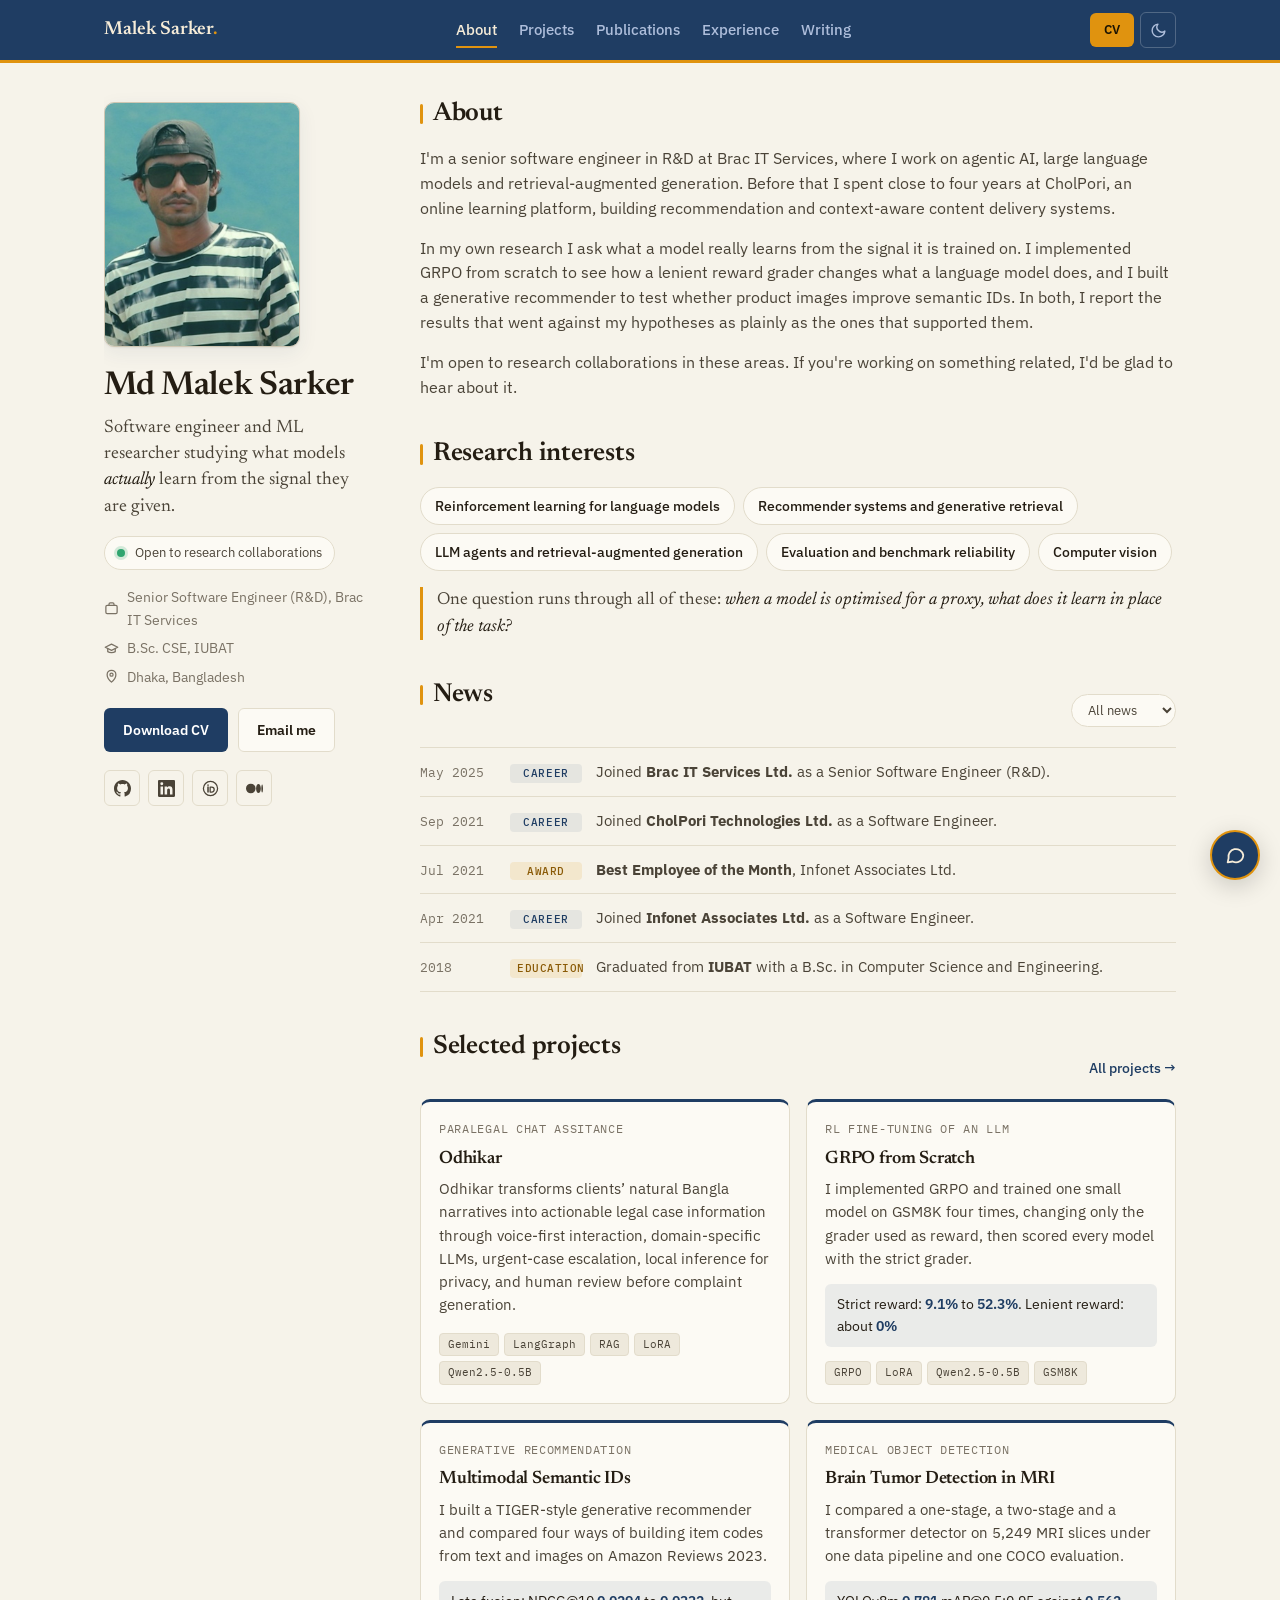
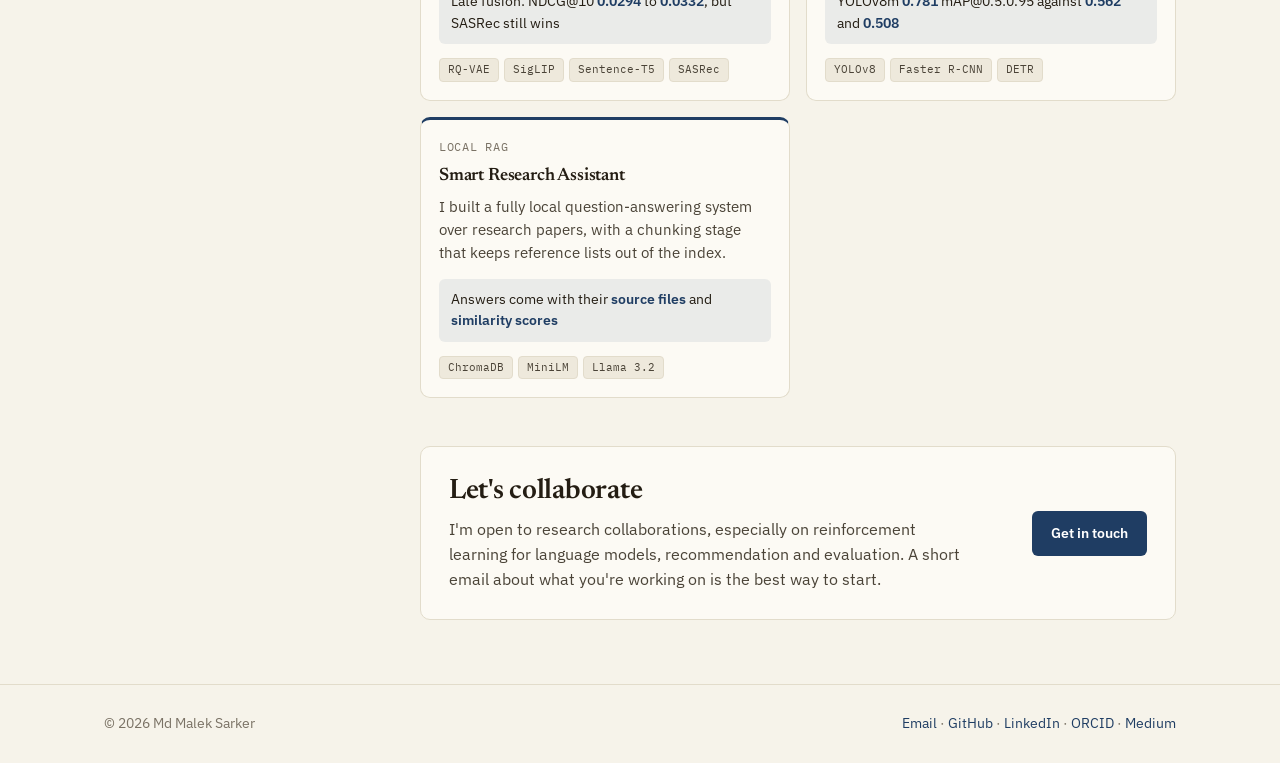
<file: index.html>
<!DOCTYPE html>
<html lang="en" data-theme="light">
<head>
  <meta charset="UTF-8">
  <meta name="viewport" content="width=device-width, initial-scale=1.0">
  <title>Md Malek Sarker — Software Engineer &amp; ML Researcher</title>
  <meta name="description" content="Md Malek Sarker is a senior software engineer (R&amp;D) at Brac IT Services working on agentic AI, large language models and retrieval-augmented generation, with research on reinforcement learning for language models, generative recommendation and evaluation.">
  <meta name="author" content="Md Malek Sarker">
  <meta name="theme-color" content="#1f3d63">
  <meta property="og:type" content="profile">
  <meta property="og:title" content="Md Malek Sarker — Software Engineer &amp; ML Researcher">
  <meta property="og:description" content="Reinforcement learning for language models, generative recommendation, retrieval-augmented generation and evaluation.">
  <meta property="og:image" content="assets/profile.jpg">
  <meta name="twitter:card" content="summary">
  <script type="application/ld+json">
  {
    "@context": "https://schema.org",
    "@type": "Person",
    "name": "Md Malek Sarker",
    "alternateName": "Malek Sarker",
    "jobTitle": "Senior Software Engineer (R&D)",
    "worksFor": { "@type": "Organization", "name": "Brac IT Services Ltd." },
    "alumniOf": { "@type": "CollegeOrUniversity", "name": "International University of Business Agriculture and Technology" },
    "address": { "@type": "PostalAddress", "addressLocality": "Dhaka", "addressCountry": "BD" },
    "email": "mailto:maleksarkerlimon7@gmail.com",
    "identifier": "https://orcid.org/0009-0003-2751-4802",
    "sameAs": ["https://github.com/Limon-7", "https://www.linkedin.com/in/limon7/", "https://orcid.org/0009-0003-2751-4802", "https://medium.com/@mslimon0007"]
  }
  </script>
  <script>(function(){var t;try{t=localStorage.getItem('theme')}catch(e){}if(!t){t=window.matchMedia&&matchMedia('(prefers-color-scheme: dark)').matches?'dark':'light'}document.documentElement.setAttribute('data-theme',t)})();</script>
  <link rel="stylesheet" href="css/style.css">
  <link rel="icon" href="data:image/svg+xml,<svg xmlns='http://www.w3.org/2000/svg' viewBox='0 0 64 64'><rect width='64' height='64' rx='10' fill='%231f3d63'/><rect y='56' width='64' height='8' fill='%23e0930f'/><text x='50%' y='50%' dominant-baseline='middle' text-anchor='middle' font-family='Georgia,serif' font-size='28' fill='%23f6ecd8'>MS</text></svg>">
</head>
<body>
  <a class="skip-link" href="#main">Skip to content</a>

  <header class="site-nav">
    <nav class="nav-inner" aria-label="Primary">
      <a class="brand" href="index.html">Malek Sarker<span>.</span></a>
      <ul class="nav-links">
        <li><a href="index.html" aria-current="page">About</a></li>
        <li><a href="projects.html">Projects</a></li>
        <li><a href="publications.html">Publications</a></li>
        <li><a href="experience.html">Experience</a></li>
        <li><a href="blog.html">Writing</a></li>
      </ul>
      <div class="nav-actions">
        <a class="btn-cv" href="assets/Md_Malek_Sarker_CV.pdf" target="_blank" rel="noopener">CV</a>
        <button class="icon-btn theme-toggle" type="button" aria-label="Switch theme" aria-pressed="false">
          <svg class="icon-moon" viewBox="0 0 24 24" fill="none" stroke="currentColor" stroke-width="2" stroke-linecap="round" stroke-linejoin="round"><path d="M21 12.8A9 9 0 1 1 11.2 3a7 7 0 0 0 9.8 9.8z"/></svg>
          <svg class="icon-sun" viewBox="0 0 24 24" fill="none" stroke="currentColor" stroke-width="2" stroke-linecap="round"><circle cx="12" cy="12" r="4"/><path d="M12 2v2M12 20v2M4.9 4.9l1.4 1.4M17.7 17.7l1.4 1.4M2 12h2M20 12h2M4.9 19.1l1.4-1.4M17.7 6.3l1.4-1.4"/></svg>
        </button>
        <button class="icon-btn menu-btn" type="button" aria-label="Open menu" aria-expanded="false" aria-controls="mobileMenu">
          <svg viewBox="0 0 24 24" fill="none" stroke="currentColor" stroke-width="2" stroke-linecap="round"><path d="M4 7h16M4 12h16M4 17h16"/></svg>
        </button>
      </div>
    </nav>
  </header>
  <div class="mobile-menu" id="mobileMenu" hidden>
    <ul>
      <li><a href="index.html" aria-current="page">About</a></li>
      <li><a href="projects.html">Projects</a></li>
      <li><a href="publications.html">Publications</a></li>
      <li><a href="experience.html">Experience</a></li>
      <li><a href="blog.html">Writing</a></li>
      <li><a href="assets/Md_Malek_Sarker_CV.pdf" target="_blank" rel="noopener">CV (PDF)</a></li>
    </ul>
  </div>

  <main id="main" class="home-layout">

    <!-- ============ LEFT: INTRO ============ -->
    <aside class="profile" aria-label="Profile">
      <div class="profile-photo">
        <img src="assets/profile.jpg" alt="Portrait of Md Malek Sarker" width="196" height="245">
      </div>
      <h1>Md Malek Sarker</h1>
      <p class="profile-tagline">Software engineer and ML researcher studying what models <em>actually</em> learn from the signal they are given.</p>
      <div class="status"><span class="status-dot" aria-hidden="true"></span>Open to research collaborations</div>
      <ul class="profile-meta">
        <li><svg viewBox="0 0 24 24" fill="none" stroke="currentColor" stroke-width="2" stroke-linecap="round" stroke-linejoin="round"><rect x="3" y="7" width="18" height="13" rx="2"/><path d="M8 7V5a2 2 0 0 1 2-2h4a2 2 0 0 1 2 2v2"/></svg>Senior Software Engineer (R&amp;D), Brac IT Services</li>
        <li><svg viewBox="0 0 24 24" fill="none" stroke="currentColor" stroke-width="2" stroke-linecap="round" stroke-linejoin="round"><path d="M22 10 12 5 2 10l10 5 10-5z"/><path d="M6 12v5c3 2 9 2 12 0v-5"/></svg>B.Sc. CSE, IUBAT</li>
        <li><svg viewBox="0 0 24 24" fill="none" stroke="currentColor" stroke-width="2" stroke-linecap="round" stroke-linejoin="round"><path d="M12 21s-7-6.2-7-12a7 7 0 0 1 14 0c0 5.8-7 12-7 12z"/><circle cx="12" cy="9" r="2.5"/></svg>Dhaka, Bangladesh</li>
      </ul>
      <div class="hero-cta">
        <a class="btn btn-primary" href="assets/Md_Malek_Sarker_CV.pdf" target="_blank" rel="noopener">Download CV</a>
        <a class="btn btn-ghost" href="mailto:maleksarkerlimon7@gmail.com">Email me</a>
      </div>
      <div class="social">
        <a class="icon-btn" href="https://github.com/Limon-7" target="_blank" rel="noopener" aria-label="GitHub"><svg viewBox="0 0 16 16" fill="currentColor"><path d="M8 0C3.58 0 0 3.58 0 8c0 3.54 2.29 6.53 5.47 7.59.4.07.55-.17.55-.38 0-.19-.01-.82-.01-1.49-2.01.37-2.53-.49-2.69-.94-.09-.23-.48-.94-.82-1.13-.28-.15-.68-.52-.01-.53.63-.01 1.08.58 1.23.82.72 1.21 1.87.87 2.33.66.07-.52.28-.87.51-1.07-1.78-.2-3.64-.89-3.64-3.95 0-.87.31-1.59.82-2.15-.08-.2-.36-1.02.08-2.12 0 0 .67-.21 2.2.82.64-.18 1.32-.27 2-.27.68 0 1.36.09 2 .27 1.53-1.04 2.2-.82 2.2-.82.44 1.1.16 1.92.08 2.12.51.56.82 1.27.82 2.15 0 3.07-1.87 3.75-3.65 3.95.29.25.54.73.54 1.48 0 1.07-.01 1.93-.01 2.2 0 .21.15.46.55.38A8.013 8.013 0 0016 8c0-4.42-3.58-8-8-8z"/></svg></a>
        <a class="icon-btn" href="https://www.linkedin.com/in/limon7/" target="_blank" rel="noopener" aria-label="LinkedIn"><svg viewBox="0 0 24 24" fill="currentColor"><path d="M20.45 20.45h-3.56v-5.57c0-1.33-.02-3.04-1.85-3.04-1.85 0-2.14 1.45-2.14 2.94v5.67H9.35V9h3.41v1.56h.05c.48-.9 1.64-1.85 3.37-1.85 3.6 0 4.27 2.37 4.27 5.46v6.28zM5.34 7.43a2.06 2.06 0 1 1 0-4.13 2.06 2.06 0 0 1 0 4.13zM7.12 20.45H3.56V9h3.56v11.45zM22.23 0H1.77C.79 0 0 .77 0 1.73v20.54C0 23.23.79 24 1.77 24h20.45c.98 0 1.78-.77 1.78-1.73V1.73C24 .77 23.2 0 22.22 0z"/></svg></a>
        <a class="icon-btn" href="https://orcid.org/0009-0003-2751-4802" target="_blank" rel="noopener" aria-label="ORCID"><svg viewBox="0 0 24 24" fill="none" stroke="currentColor" stroke-width="1.8"><circle cx="12" cy="12" r="10"/><path d="M8.5 10v7M8.5 7.2v.1" stroke-linecap="round" stroke-width="2.2"/><path d="M11.5 10h2.2a3.5 3.5 0 0 1 0 7h-2.2z" stroke-linejoin="round"/></svg></a>
        <a class="icon-btn" href="https://medium.com/@mslimon0007" target="_blank" rel="noopener" aria-label="Medium"><svg viewBox="0 0 24 24" fill="currentColor"><path d="M13.54 12a6.8 6.8 0 0 1-6.77 6.82A6.8 6.8 0 0 1 0 12a6.8 6.8 0 0 1 6.77-6.82A6.8 6.8 0 0 1 13.54 12zm7.42 0c0 3.54-1.51 6.42-3.38 6.42-1.87 0-3.39-2.88-3.39-6.42s1.52-6.42 3.39-6.42 3.38 2.88 3.38 6.42M24 12c0 3.17-.53 5.75-1.19 5.75-.66 0-1.19-2.58-1.19-5.75s.53-5.75 1.19-5.75C23.47 6.25 24 8.83 24 12z"/></svg></a>
      </div>
    </aside>

    <!-- ============ RIGHT: CONTENT ============ -->
    <div class="home-content">

      <section class="section" id="about">
        <h2 class="section-title">About</h2>
        <div class="prose">
          <p>I'm a senior software engineer in R&amp;D at Brac IT Services, where I work on agentic AI, large language models and retrieval-augmented generation. Before that I spent close to four years at CholPori, an online learning platform, building recommendation and context-aware content delivery systems.</p>

          <p>In my own research I ask what a model really learns from the signal it is trained on. I implemented GRPO from scratch to see how a lenient reward grader changes what a language model does, and I built a generative recommender to test whether product images improve semantic IDs. In both, I report the results that went against my hypotheses as plainly as the ones that supported them.</p>

          <p>I'm open to research collaborations in these areas. If you're working on something related, I'd be glad to hear about it.</p>
        </div>
      </section>

      <section class="section" id="research">
        <h2 class="section-title">Research interests</h2>
        <ul class="area-list" aria-label="Research areas">
          <li>Reinforcement learning for language models</li>
          <li>Recommender systems and generative retrieval</li>
          <li>LLM agents and retrieval-augmented generation</li>
          <li>Evaluation and benchmark reliability</li>
          <li>Computer vision</li>
        </ul>
        <p class="research-note">One question runs through all of these: <em>when a model is optimised for a proxy, what does it learn in place of the task?</em></p>
      </section>

      <section class="section" id="news">
        <div class="section-head">
          <h2 class="section-title">News</h2>
          <select class="select" id="newsFilter" data-filter-list="newsList" aria-label="Filter news">
            <option value="all">All news</option>
            <option value="career">Career</option>
            <option value="award">Awards</option>
            <option value="education">Education</option>
          </select>
        </div>
        <ul class="news-list" id="newsList">
          <!-- Papers go here once submitted or published, with the full title. Add
               <option value="paper">Papers</option> to the filter above, then:
          <li class="news-item" data-type="paper">
            <span class="news-date">2026</span>
            <span class="tag research">Paper</span>
            <p class="news-text">Submitted <strong>Full Paper Title</strong> to <em>Venue</em>.</p>
          </li>
          -->
          <li class="news-item" data-type="career">
            <span class="news-date">May 2025</span>
            <span class="tag">Career</span>
            <p class="news-text">Joined <strong>Brac IT Services Ltd.</strong> as a Senior Software Engineer (R&amp;D).</p>
          </li>
          <li class="news-item" data-type="career">
            <span class="news-date">Sep 2021</span>
            <span class="tag">Career</span>
            <p class="news-text">Joined <strong>CholPori Technologies Ltd.</strong> as a Software Engineer.</p>
          </li>
          <li class="news-item" data-type="award">
            <span class="news-date">Jul 2021</span>
            <span class="tag research">Award</span>
            <p class="news-text"><strong>Best Employee of the Month</strong>, Infonet Associates Ltd.</p>
          </li>
          <li class="news-item" data-type="career">
            <span class="news-date">Apr 2021</span>
            <span class="tag">Career</span>
            <p class="news-text">Joined <strong>Infonet Associates Ltd.</strong> as a Software Engineer.</p>
          </li>
          <li class="news-item" data-type="education">
            <span class="news-date">2018</span>
            <span class="tag research">Education</span>
            <p class="news-text">Graduated from <strong>IUBAT</strong> with a B.Sc. in Computer Science and Engineering.</p>
          </li>
        </ul>
      </section>

      <section class="section" id="work">
        <div class="section-head">
          <h2 class="section-title">Selected projects</h2>
          <a class="link-arrow" href="projects.html">All projects →</a>
        </div>

        <div class="card-grid">
          <a class="card reveal" href="projects.html#Odhikar">
            <span class="card-kicker">Paralegal Chat Assitance</span>
            <h3>Odhikar</h3>
            <p>Odhikar transforms clients’ natural Bangla narratives into actionable legal case information through voice-first interaction, domain-specific LLMs, urgent-case escalation, local inference for privacy, and human review before complaint generation.</p>
            <!-- <div class="highlight">Strict reward: <b>9.1%</b> to <b>52.3%</b>. Lenient reward: about <b>0%</b></div> -->
            <div class="stack"><span>Gemini</span><span>LangGraph</span><span>RAG</span><span>LoRA</span><span>Qwen2.5-0.5B</span></div>
          </a>

          <a class="card reveal" href="projects.html#grpo">
            <span class="card-kicker">RL fine-tuning of an LLM</span>
            <h3>GRPO from Scratch</h3>
            <p>I implemented GRPO and trained one small model on GSM8K four times, changing only the grader used as reward, then scored every model with the strict grader.</p>
            <div class="highlight">Strict reward: <b>9.1%</b> to <b>52.3%</b>. Lenient reward: about <b>0%</b></div>
            <div class="stack"><span>GRPO</span><span>LoRA</span><span>Qwen2.5-0.5B</span><span>GSM8K</span></div>
          </a>
          <a class="card reveal" href="projects.html#mmsid">
            <span class="card-kicker">Generative recommendation</span>
            <h3>Multimodal Semantic IDs</h3>
            <p>I built a TIGER-style generative recommender and compared four ways of building item codes from text and images on Amazon Reviews 2023.</p>
            <div class="highlight">Late fusion: NDCG@10 <b>0.0294</b> to <b>0.0332</b>, but SASRec still wins</div>
            <div class="stack"><span>RQ-VAE</span><span>SigLIP</span><span>Sentence-T5</span><span>SASRec</span></div>
          </a>
          <a class="card reveal" href="projects.html#mri">
            <span class="card-kicker">Medical object detection</span>
            <h3>Brain Tumor Detection in MRI</h3>
            <p>I compared a one-stage, a two-stage and a transformer detector on 5,249 MRI slices under one data pipeline and one COCO evaluation.</p>
            <div class="highlight">YOLOv8m <b>0.781</b> mAP@0.5:0.95 against <b>0.562</b> and <b>0.508</b></div>
            <div class="stack"><span>YOLOv8</span><span>Faster R-CNN</span><span>DETR</span></div>
          </a>
          <a class="card reveal" href="projects.html#sra">
            <span class="card-kicker">Local RAG</span>
            <h3>Smart Research Assistant</h3>
            <p>I built a fully local question-answering system over research papers, with a chunking stage that keeps reference lists out of the index.</p>
            <div class="highlight">Answers come with their <b>source files</b> and <b>similarity scores</b></div>
            <div class="stack"><span>ChromaDB</span><span>MiniLM</span><span>Llama 3.2</span></div>
          </a>
        </div>
      </section>

      <section id="contact">
        <div class="contact reveal">
          <div>
            <h2>Let's collaborate</h2>
            <p>I'm open to research collaborations, especially on reinforcement learning for language models, recommendation and evaluation. A short email about what you're working on is the best way to start.</p>
          </div>
          <div class="hero-cta">
            <a class="btn btn-primary" href="mailto:maleksarkerlimon7@gmail.com">Get in touch</a>
          </div>
        </div>
      </section>
    </div>
  </main>

  <footer class="site-footer">
    <div class="footer-inner">
      <p>© <span id="year">2026</span> Md Malek Sarker</p>
      <p><a href="mailto:maleksarkerlimon7@gmail.com">Email</a> · <a href="https://github.com/Limon-7" target="_blank" rel="noopener">GitHub</a> · <a href="https://www.linkedin.com/in/limon7/" target="_blank" rel="noopener">LinkedIn</a> · <a href="https://orcid.org/0009-0003-2751-4802" target="_blank" rel="noopener">ORCID</a> · <a href="https://medium.com/@mslimon0007" target="_blank" rel="noopener">Medium</a></p>
    </div>
  </footer>

  <script src="js/main.js"></script>
</body>
</html>
</file>
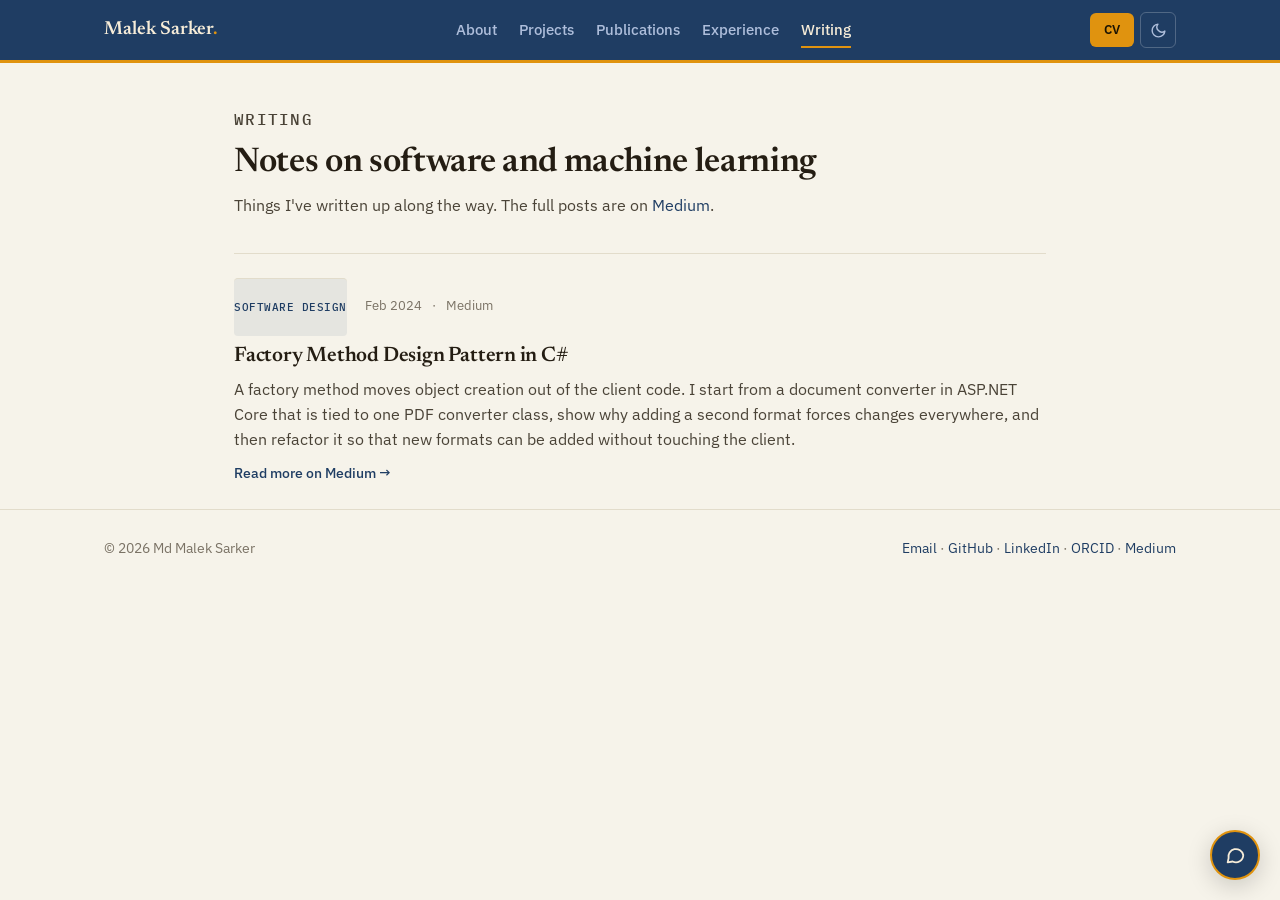
<file: blog.html>
<!DOCTYPE html>
<html lang="en" data-theme="light">
<head>
  <meta charset="UTF-8">
  <meta name="viewport" content="width=device-width, initial-scale=1.0">
  <title>Writing — Md Malek Sarker</title>
  <meta name="description" content="Writing by Md Malek Sarker on software design and machine learning, with full posts on Medium.">
  <meta name="author" content="Md Malek Sarker">
  <meta name="theme-color" content="#1f3d63">
  <script>(function(){var t;try{t=localStorage.getItem('theme')}catch(e){}if(!t){t=window.matchMedia&&matchMedia('(prefers-color-scheme: dark)').matches?'dark':'light'}document.documentElement.setAttribute('data-theme',t)})();</script>
  <link rel="stylesheet" href="css/style.css">
  <link rel="icon" href="data:image/svg+xml,<svg xmlns='http://www.w3.org/2000/svg' viewBox='0 0 64 64'><rect width='64' height='64' rx='10' fill='%231f3d63'/><rect y='56' width='64' height='8' fill='%23e0930f'/><text x='50%' y='50%' dominant-baseline='middle' text-anchor='middle' font-family='Georgia,serif' font-size='28' fill='%23f6ecd8'>MS</text></svg>">
</head>
<body>
  <a class="skip-link" href="#main">Skip to content</a>

  <header class="site-nav">
    <nav class="nav-inner" aria-label="Primary">
      <a class="brand" href="index.html">Malek Sarker<span>.</span></a>
      <ul class="nav-links">
        <li><a href="index.html">About</a></li>
        <li><a href="projects.html">Projects</a></li>
        <li><a href="publications.html">Publications</a></li>
        <li><a href="experience.html">Experience</a></li>
        <li><a href="blog.html" aria-current="page">Writing</a></li>
      </ul>
      <div class="nav-actions">
        <a class="btn-cv" href="assets/Md_Malek_Sarker_CV.pdf" target="_blank" rel="noopener">CV</a>
        <button class="icon-btn theme-toggle" type="button" aria-label="Switch theme" aria-pressed="false">
          <svg class="icon-moon" viewBox="0 0 24 24" fill="none" stroke="currentColor" stroke-width="2" stroke-linecap="round" stroke-linejoin="round"><path d="M21 12.8A9 9 0 1 1 11.2 3a7 7 0 0 0 9.8 9.8z"/></svg>
          <svg class="icon-sun" viewBox="0 0 24 24" fill="none" stroke="currentColor" stroke-width="2" stroke-linecap="round"><circle cx="12" cy="12" r="4"/><path d="M12 2v2M12 20v2M4.9 4.9l1.4 1.4M17.7 17.7l1.4 1.4M2 12h2M20 12h2M4.9 19.1l1.4-1.4M17.7 6.3l1.4-1.4"/></svg>
        </button>
        <button class="icon-btn menu-btn" type="button" aria-label="Open menu" aria-expanded="false" aria-controls="mobileMenu">
          <svg viewBox="0 0 24 24" fill="none" stroke="currentColor" stroke-width="2" stroke-linecap="round"><path d="M4 7h16M4 12h16M4 17h16"/></svg>
        </button>
      </div>
    </nav>
  </header>
  <div class="mobile-menu" id="mobileMenu" hidden>
    <ul>
      <li><a href="index.html">About</a></li>
      <li><a href="projects.html">Projects</a></li>
      <li><a href="publications.html">Publications</a></li>
      <li><a href="experience.html">Experience</a></li>
      <li><a href="blog.html" aria-current="page">Writing</a></li>
      <li><a href="assets/Md_Malek_Sarker_CV.pdf" target="_blank" rel="noopener">CV (PDF)</a></li>
    </ul>
  </div>

  <main id="main" class="container">
    <header class="page-header">
      <p class="eyebrow">Writing</p>
      <h1>Notes on software and machine learning</h1>
      <p>Things I've written up along the way. The full posts are on <a href="https://medium.com/@mslimon0007" target="_blank" rel="noopener">Medium</a>.</p>
    </header>

    <div id="postList" style="margin-top:28px">
      <article class="post reveal" data-type="sw">
        <div class="post-meta"><span class="tag project">Software design</span><span>Feb 2024</span><span>·</span><span>Medium</span></div>
        <h3>Factory Method Design Pattern in C#</h3>
        <p>A factory method moves object creation out of the client code. I start from a document converter in ASP.NET Core that is tied to one PDF converter class, show why adding a second format forces changes everywhere, and then refactor it so that new formats can be added without touching the client.</p>
        <div class="card-links"><a href="https://medium.com/@mslimon0007/factory-method-design-pattern-c-ea2883a4ca85" target="_blank" rel="noopener">Read more on Medium →</a></div>
      </article>
    </div>
  </main>

  <footer class="site-footer">
    <div class="footer-inner">
      <p>© <span id="year">2026</span> Md Malek Sarker</p>
      <p><a href="mailto:maleksarkerlimon7@gmail.com">Email</a> · <a href="https://github.com/Limon-7" target="_blank" rel="noopener">GitHub</a> · <a href="https://www.linkedin.com/in/limon7/" target="_blank" rel="noopener">LinkedIn</a> · <a href="https://orcid.org/0009-0003-2751-4802" target="_blank" rel="noopener">ORCID</a> · <a href="https://medium.com/@mslimon0007" target="_blank" rel="noopener">Medium</a></p>
    </div>
  </footer>

  <script src="js/main.js"></script>
</body>
</html>
</file>
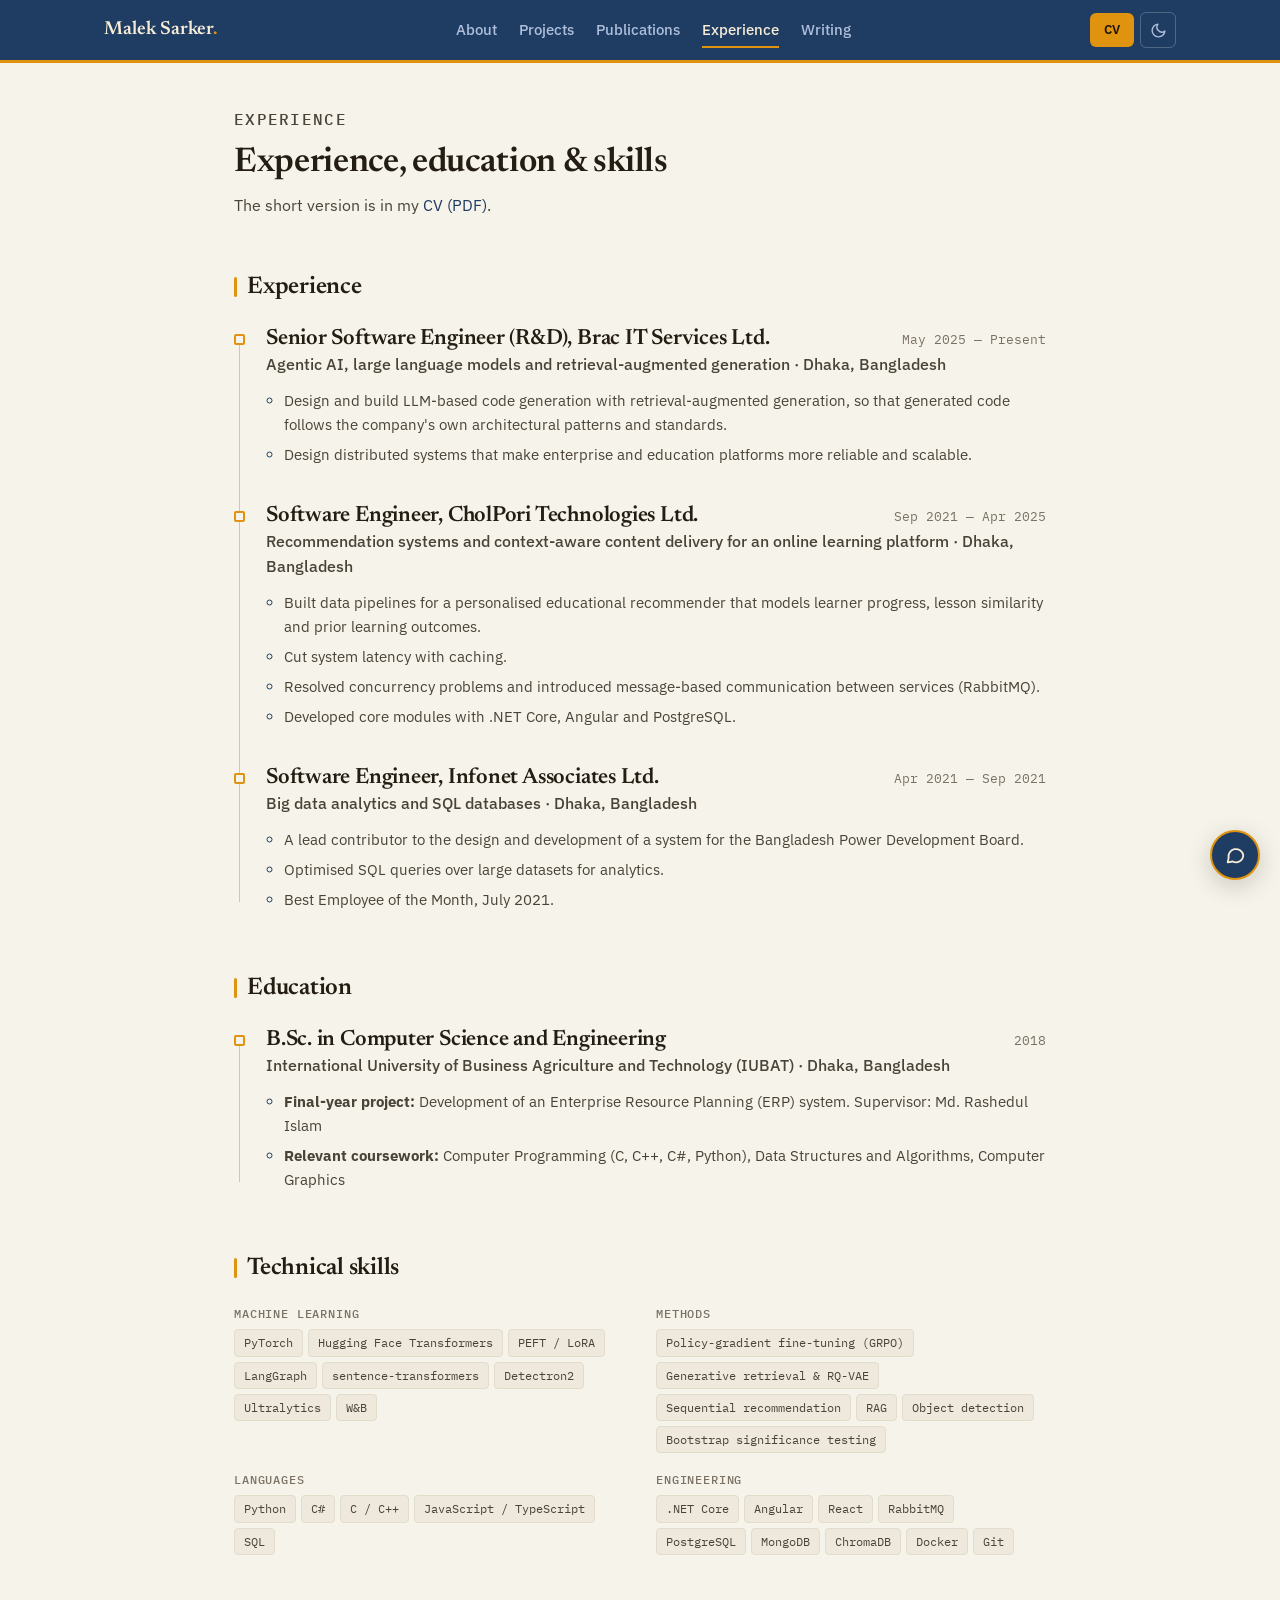
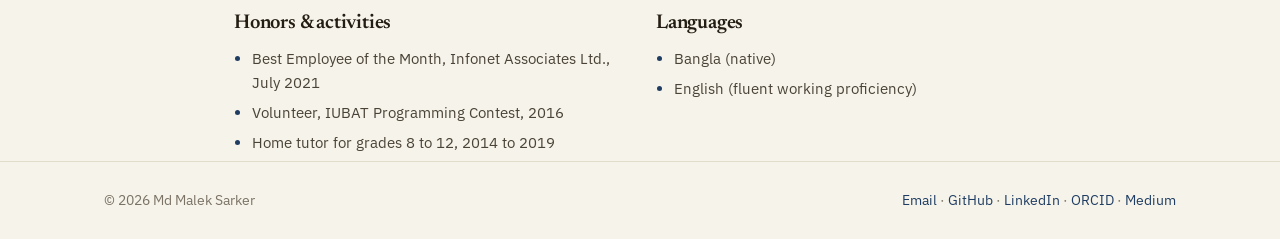
<file: experience.html>
<!DOCTYPE html>
<html lang="en" data-theme="light">
<head>
  <meta charset="UTF-8">
  <meta name="viewport" content="width=device-width, initial-scale=1.0">
  <title>Experience — Md Malek Sarker</title>
  <meta name="description" content="Experience, education and skills of Md Malek Sarker: senior software engineer (R&amp;D) at Brac IT Services, previously CholPori Technologies and Infonet Associates; B.Sc. in Computer Science and Engineering from IUBAT.">
  <meta name="author" content="Md Malek Sarker">
  <meta name="theme-color" content="#1f3d63">
  <script>(function(){var t;try{t=localStorage.getItem('theme')}catch(e){}if(!t){t=window.matchMedia&&matchMedia('(prefers-color-scheme: dark)').matches?'dark':'light'}document.documentElement.setAttribute('data-theme',t)})();</script>
  <link rel="stylesheet" href="css/style.css">
  <link rel="icon" href="data:image/svg+xml,<svg xmlns='http://www.w3.org/2000/svg' viewBox='0 0 64 64'><rect width='64' height='64' rx='10' fill='%231f3d63'/><rect y='56' width='64' height='8' fill='%23e0930f'/><text x='50%' y='50%' dominant-baseline='middle' text-anchor='middle' font-family='Georgia,serif' font-size='28' fill='%23f6ecd8'>MS</text></svg>">
</head>
<body>
  <a class="skip-link" href="#main">Skip to content</a>

  <header class="site-nav">
    <nav class="nav-inner" aria-label="Primary">
      <a class="brand" href="index.html">Malek Sarker<span>.</span></a>
      <ul class="nav-links">
        <li><a href="index.html">About</a></li>
        <li><a href="projects.html">Projects</a></li>
        <li><a href="publications.html">Publications</a></li>
        <li><a href="experience.html" aria-current="page">Experience</a></li>
        <li><a href="blog.html">Writing</a></li>
      </ul>
      <div class="nav-actions">
        <a class="btn-cv" href="assets/Md_Malek_Sarker_CV.pdf" target="_blank" rel="noopener">CV</a>
        <button class="icon-btn theme-toggle" type="button" aria-label="Switch theme" aria-pressed="false">
          <svg class="icon-moon" viewBox="0 0 24 24" fill="none" stroke="currentColor" stroke-width="2" stroke-linecap="round" stroke-linejoin="round"><path d="M21 12.8A9 9 0 1 1 11.2 3a7 7 0 0 0 9.8 9.8z"/></svg>
          <svg class="icon-sun" viewBox="0 0 24 24" fill="none" stroke="currentColor" stroke-width="2" stroke-linecap="round"><circle cx="12" cy="12" r="4"/><path d="M12 2v2M12 20v2M4.9 4.9l1.4 1.4M17.7 17.7l1.4 1.4M2 12h2M20 12h2M4.9 19.1l1.4-1.4M17.7 6.3l1.4-1.4"/></svg>
        </button>
        <button class="icon-btn menu-btn" type="button" aria-label="Open menu" aria-expanded="false" aria-controls="mobileMenu">
          <svg viewBox="0 0 24 24" fill="none" stroke="currentColor" stroke-width="2" stroke-linecap="round"><path d="M4 7h16M4 12h16M4 17h16"/></svg>
        </button>
      </div>
    </nav>
  </header>
  <div class="mobile-menu" id="mobileMenu" hidden>
    <ul>
      <li><a href="index.html">About</a></li>
      <li><a href="projects.html">Projects</a></li>
      <li><a href="publications.html">Publications</a></li>
      <li><a href="experience.html" aria-current="page">Experience</a></li>
      <li><a href="blog.html">Writing</a></li>
      <li><a href="assets/Md_Malek_Sarker_CV.pdf" target="_blank" rel="noopener">CV (PDF)</a></li>
    </ul>
  </div>

  <main id="main" class="container">
    <header class="page-header">
      <p class="eyebrow">Experience</p>
      <h1>Experience, education &amp; skills</h1>
      <p>The short version is in my <a href="assets/Md_Malek_Sarker_CV.pdf" target="_blank" rel="noopener">CV (PDF)</a>.</p>
    </header>

    <section class="section" style="padding-top:48px">
      <h2 class="section-title" style="font-size:24px;margin-bottom:24px">Experience</h2>
      <ol class="timeline">
        <li class="tl-item">
          <div class="tl-head">
            <h3>Senior Software Engineer (R&amp;D), Brac IT Services Ltd.</h3>
            <span class="tl-date">May 2025 — Present</span>
          </div>
          <p class="tl-org">Agentic AI, large language models and retrieval-augmented generation · Dhaka, Bangladesh</p>
          <ul class="plain-list">
            <li>Design and build LLM-based code generation with retrieval-augmented generation, so that generated code follows the company's own architectural patterns and standards.</li>
            <li>Design distributed systems that make enterprise and education platforms more reliable and scalable.</li>
          </ul>
        </li>

        <li class="tl-item">
          <div class="tl-head">
            <h3>Software Engineer, CholPori Technologies Ltd.</h3>
            <span class="tl-date">Sep 2021 — Apr 2025</span>
          </div>
          <p class="tl-org">Recommendation systems and context-aware content delivery for an online learning platform · Dhaka, Bangladesh</p>
          <ul class="plain-list">
            <li>Built data pipelines for a personalised educational recommender that models learner progress, lesson similarity and prior learning outcomes.</li>
            <li>Cut system latency with caching.</li>
            <li>Resolved concurrency problems and introduced message-based communication between services (RabbitMQ).</li>
            <li>Developed core modules with .NET Core, Angular and PostgreSQL.</li>
          </ul>
        </li>

        <li class="tl-item">
          <div class="tl-head">
            <h3>Software Engineer, Infonet Associates Ltd.</h3>
            <span class="tl-date">Apr 2021 — Sep 2021</span>
          </div>
          <p class="tl-org">Big data analytics and SQL databases · Dhaka, Bangladesh</p>
          <ul class="plain-list">
            <li>A lead contributor to the design and development of a system for the Bangladesh Power Development Board.</li>
            <li>Optimised SQL queries over large datasets for analytics.</li>
            <li>Best Employee of the Month, July 2021.</li>
          </ul>
        </li>
      </ol>
    </section>

    <section class="section" style="padding-top:56px">
      <h2 class="section-title" style="font-size:24px;margin-bottom:24px">Education</h2>
      <ol class="timeline">
        <li class="tl-item">
          <div class="tl-head">
            <h3>B.Sc. in Computer Science and Engineering</h3>
            <span class="tl-date">2018</span>
          </div>
          <p class="tl-org">International University of Business Agriculture and Technology (IUBAT) · Dhaka, Bangladesh</p>
          <ul class="plain-list">
            <li><strong>Final-year project:</strong> Development of an Enterprise Resource Planning (ERP) system. Supervisor: Md. Rashedul Islam</li>
            <li><strong>Relevant coursework:</strong> Computer Programming (C, C++, C#, Python), Data Structures and Algorithms, Computer Graphics</li>
          </ul>
        </li>
      </ol>
    </section>

    <section class="section" style="padding-top:56px">
      <h2 class="section-title" style="font-size:24px;margin-bottom:24px">Technical skills</h2>
      <div class="skills">
        <div class="skill-cat">
          <h4>Machine learning</h4>
          <div class="stack"><span>PyTorch</span><span>Hugging Face Transformers</span><span>PEFT / LoRA</span><span>LangGraph</span><span>sentence-transformers</span><span>Detectron2</span><span>Ultralytics</span><span>W&amp;B</span></div>
        </div>
        <div class="skill-cat">
          <h4>Methods</h4>
          <div class="stack"><span>Policy-gradient fine-tuning (GRPO)</span><span>Generative retrieval &amp; RQ-VAE</span><span>Sequential recommendation</span><span>RAG</span><span>Object detection</span><span>Bootstrap significance testing</span></div>
        </div>
        <div class="skill-cat">
          <h4>Languages</h4>
          <div class="stack"><span>Python</span><span>C#</span><span>C / C++</span><span>JavaScript / TypeScript</span><span>SQL</span></div>
        </div>
        <div class="skill-cat">
          <h4>Engineering</h4>
          <div class="stack"><span>.NET Core</span><span>Angular</span><span>React</span><span>RabbitMQ</span><span>PostgreSQL</span><span>MongoDB</span><span>ChromaDB</span><span>Docker</span><span>Git</span></div>
        </div>
      </div>
    </section>

    <section class="section two-col" style="padding-top:56px">
      <div class="mini">
        <h3>Honors &amp; activities</h3>
        <ul class="plain-list">
          <li>Best Employee of the Month, Infonet Associates Ltd., July 2021</li>
          <li>Volunteer, IUBAT Programming Contest, 2016</li>
          <li>Home tutor for grades 8 to 12, 2014 to 2019</li>
        </ul>
      </div>
      <div class="mini">
        <h3>Languages</h3>
        <ul class="plain-list">
          <li>Bangla (native)</li>
          <li>English (fluent working proficiency)</li>
        </ul>
      </div>
    </section>
  </main>

  <footer class="site-footer">
    <div class="footer-inner">
      <p>© <span id="year">2026</span> Md Malek Sarker</p>
      <p><a href="mailto:maleksarkerlimon7@gmail.com">Email</a> · <a href="https://github.com/Limon-7" target="_blank" rel="noopener">GitHub</a> · <a href="https://www.linkedin.com/in/limon7/" target="_blank" rel="noopener">LinkedIn</a> · <a href="https://orcid.org/0009-0003-2751-4802" target="_blank" rel="noopener">ORCID</a> · <a href="https://medium.com/@mslimon0007" target="_blank" rel="noopener">Medium</a></p>
    </div>
  </footer>

  <script src="js/main.js"></script>
</body>
</html>
</file>
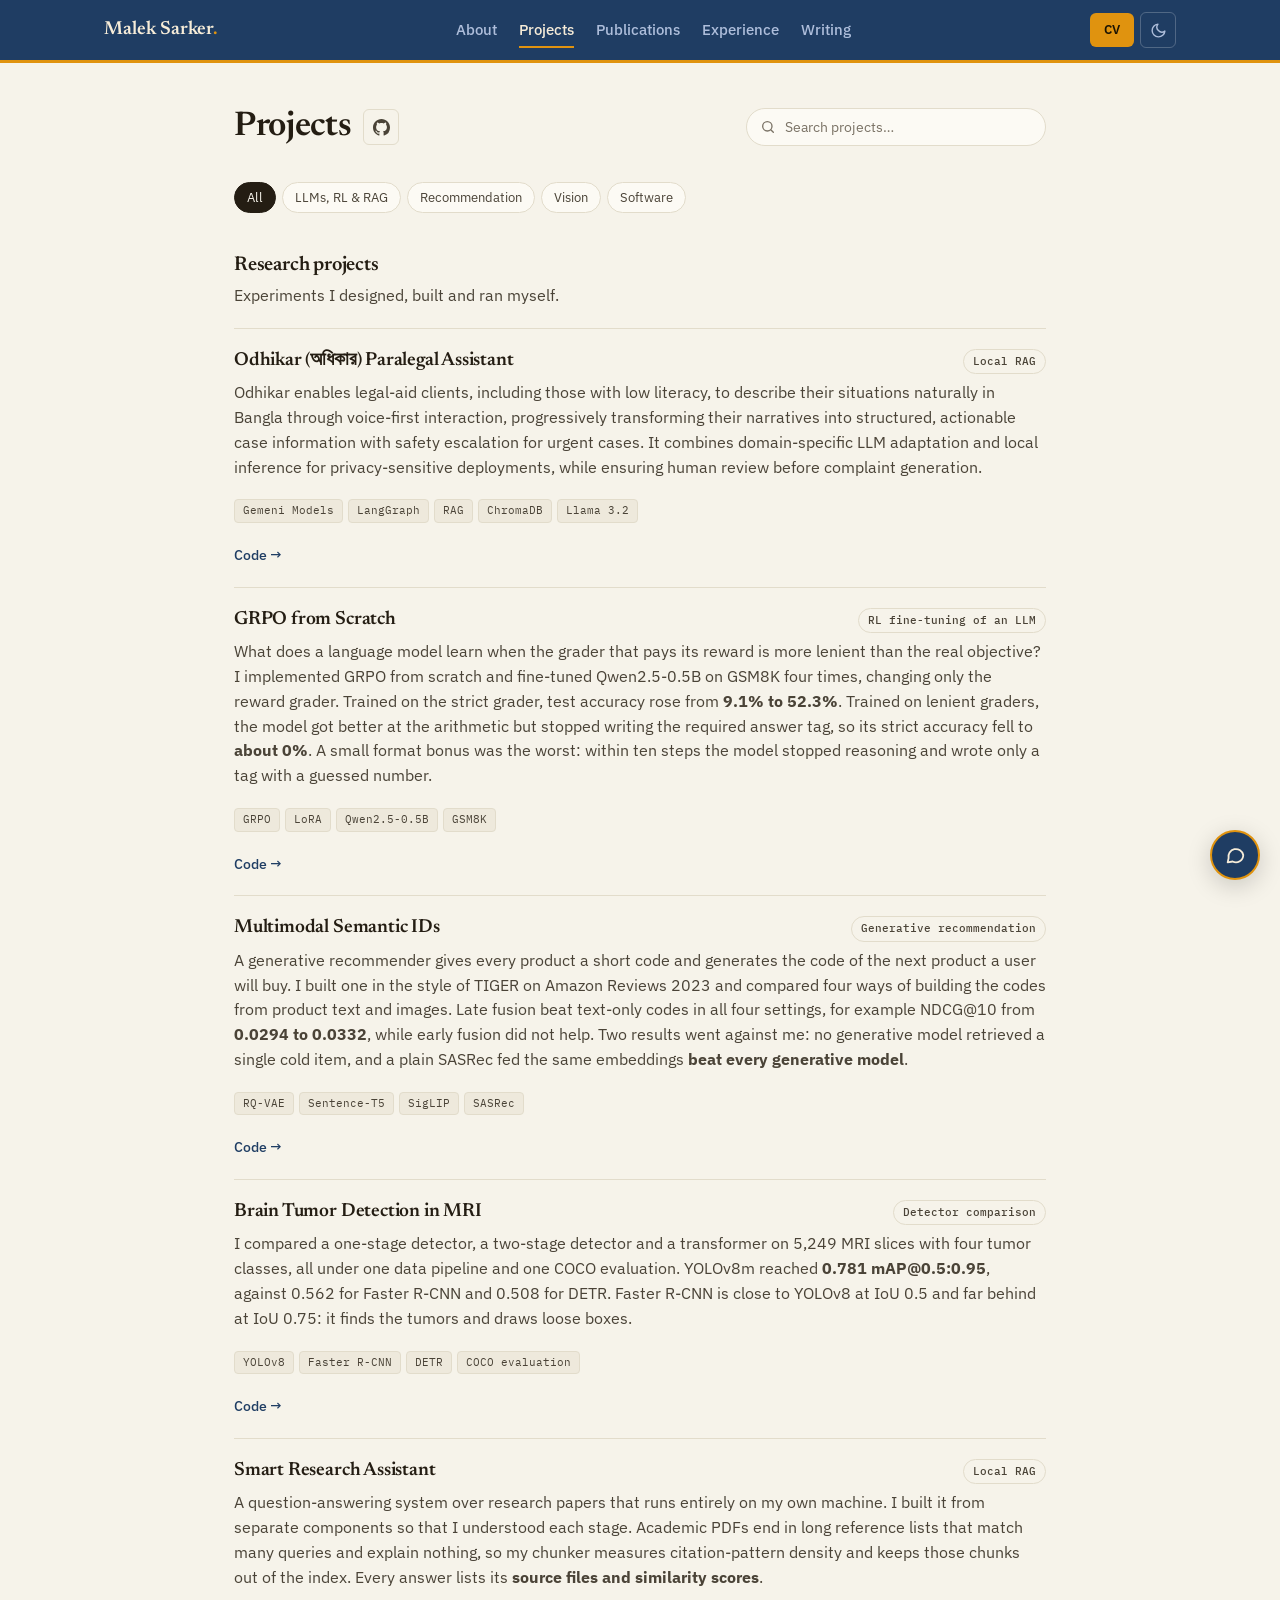
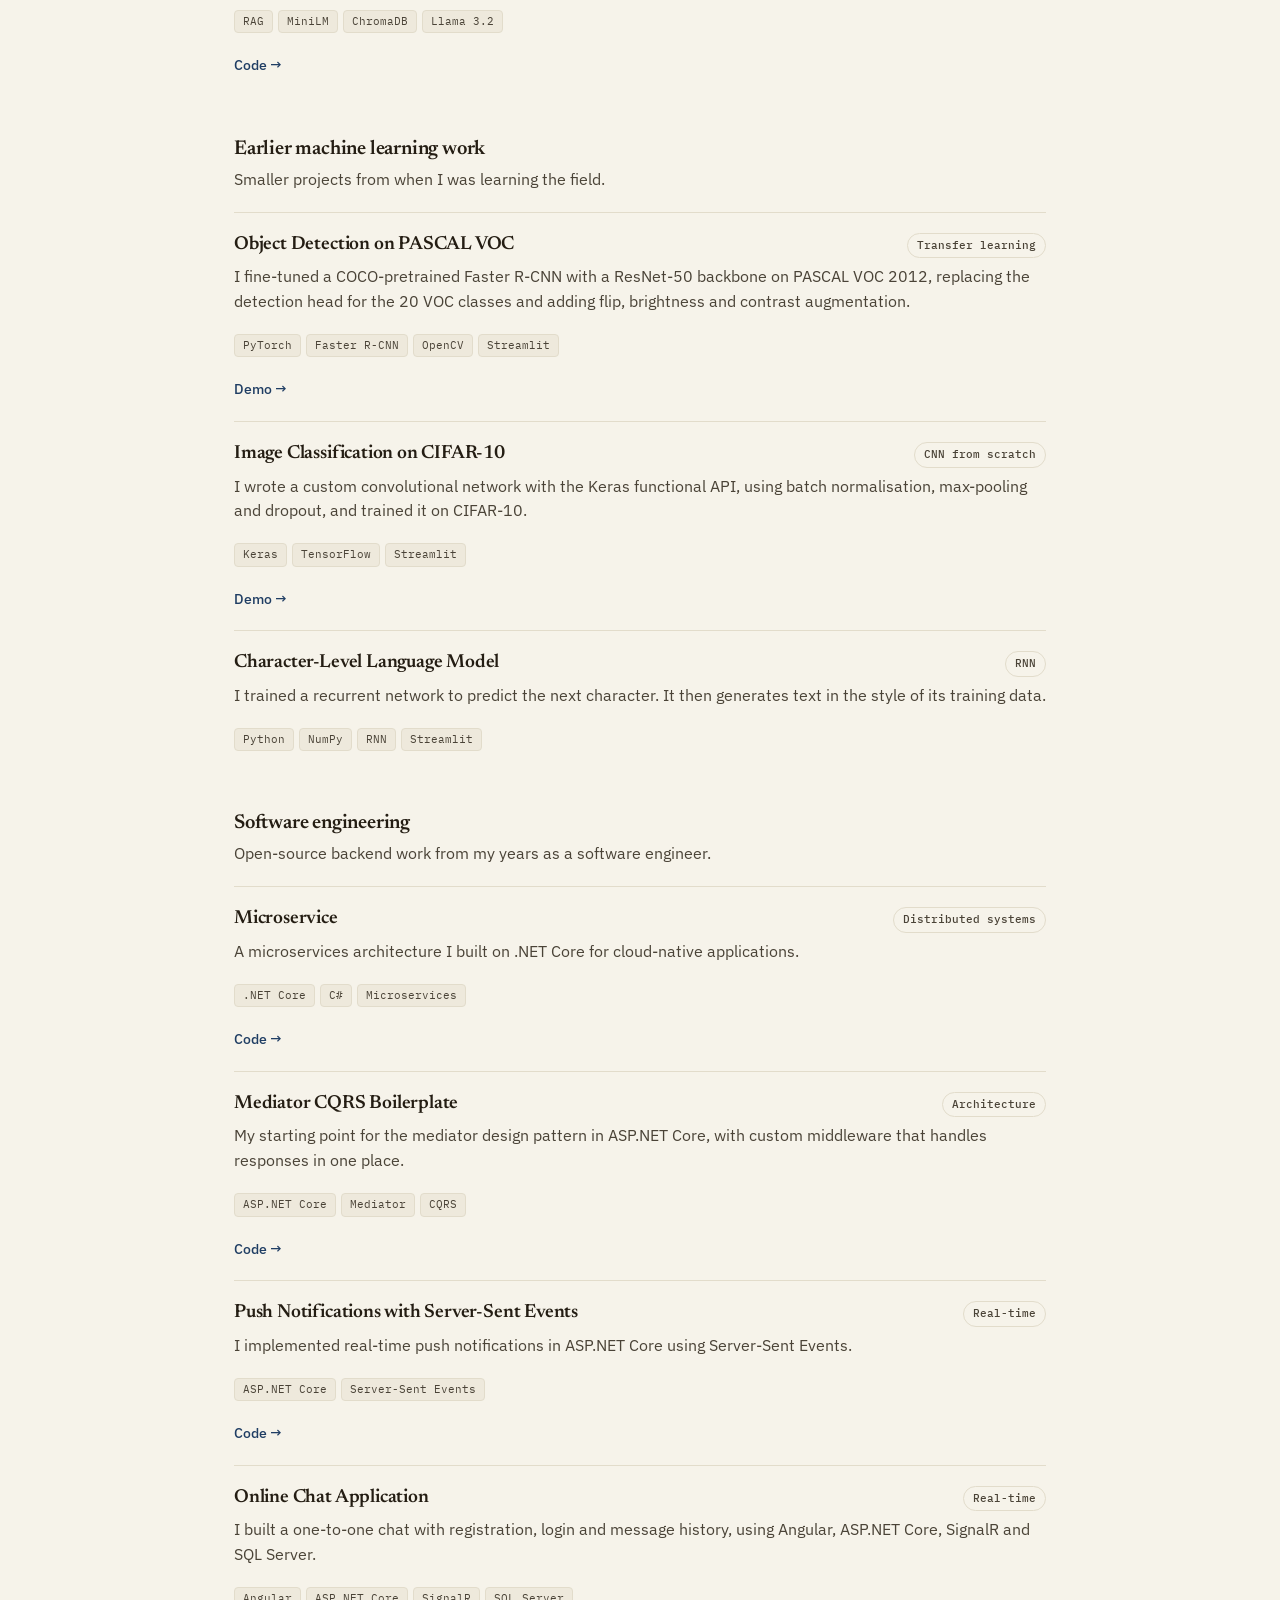
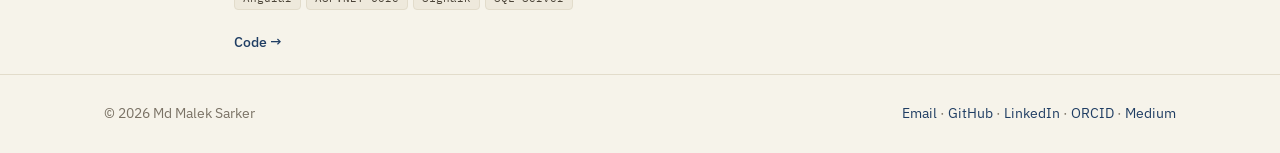
<file: projects.html>
<!DOCTYPE html>
<html lang="en" data-theme="light">
<head>
  <meta charset="UTF-8">
  <meta name="viewport" content="width=device-width, initial-scale=1.0">
  <title>Projects — Md Malek Sarker</title>
  <meta name="description" content="Research and engineering projects by Md Malek Sarker: GRPO from scratch and reward-grader leniency, multimodal semantic IDs for generative recommendation, brain tumor detection in MRI, and a local RAG research assistant.">
  <meta name="author" content="Md Malek Sarker">
  <meta name="theme-color" content="#1f3d63">
  <script>(function(){var t;try{t=localStorage.getItem('theme')}catch(e){}if(!t){t=window.matchMedia&&matchMedia('(prefers-color-scheme: dark)').matches?'dark':'light'}document.documentElement.setAttribute('data-theme',t)})();</script>
  <link rel="stylesheet" href="css/style.css">
  <link rel="icon" href="data:image/svg+xml,<svg xmlns='http://www.w3.org/2000/svg' viewBox='0 0 64 64'><rect width='64' height='64' rx='10' fill='%231f3d63'/><rect y='56' width='64' height='8' fill='%23e0930f'/><text x='50%' y='50%' dominant-baseline='middle' text-anchor='middle' font-family='Georgia,serif' font-size='28' fill='%23f6ecd8'>MS</text></svg>">
</head>
<body>
  <a class="skip-link" href="#main">Skip to content</a>

  <header class="site-nav">
    <nav class="nav-inner" aria-label="Primary">
      <a class="brand" href="index.html">Malek Sarker<span>.</span></a>
      <ul class="nav-links">
        <li><a href="index.html">About</a></li>
        <li><a href="projects.html" aria-current="page">Projects</a></li>
        <li><a href="publications.html">Publications</a></li>
        <li><a href="experience.html">Experience</a></li>
        <li><a href="blog.html">Writing</a></li>
      </ul>
      <div class="nav-actions">
        <a class="btn-cv" href="assets/Md_Malek_Sarker_CV.pdf" target="_blank" rel="noopener">CV</a>
        <button class="icon-btn theme-toggle" type="button" aria-label="Switch theme" aria-pressed="false">
          <svg class="icon-moon" viewBox="0 0 24 24" fill="none" stroke="currentColor" stroke-width="2" stroke-linecap="round" stroke-linejoin="round"><path d="M21 12.8A9 9 0 1 1 11.2 3a7 7 0 0 0 9.8 9.8z"/></svg>
          <svg class="icon-sun" viewBox="0 0 24 24" fill="none" stroke="currentColor" stroke-width="2" stroke-linecap="round"><circle cx="12" cy="12" r="4"/><path d="M12 2v2M12 20v2M4.9 4.9l1.4 1.4M17.7 17.7l1.4 1.4M2 12h2M20 12h2M4.9 19.1l1.4-1.4M17.7 6.3l1.4-1.4"/></svg>
        </button>
        <button class="icon-btn menu-btn" type="button" aria-label="Open menu" aria-expanded="false" aria-controls="mobileMenu">
          <svg viewBox="0 0 24 24" fill="none" stroke="currentColor" stroke-width="2" stroke-linecap="round"><path d="M4 7h16M4 12h16M4 17h16"/></svg>
        </button>
      </div>
    </nav>
  </header>
  <div class="mobile-menu" id="mobileMenu" hidden>
    <ul>
      <li><a href="index.html">About</a></li>
      <li><a href="projects.html" aria-current="page">Projects</a></li>
      <li><a href="publications.html">Publications</a></li>
      <li><a href="experience.html">Experience</a></li>
      <li><a href="blog.html">Writing</a></li>
      <li><a href="assets/Md_Malek_Sarker_CV.pdf" target="_blank" rel="noopener">CV (PDF)</a></li>
    </ul>
  </div>

  <main id="main" class="container">
    <header class="page-header page-bar">
      <h1>Projects</h1>
      <a class="icon-btn" href="https://github.com/Limon-7" target="_blank" rel="noopener" aria-label="GitHub profile" title="GitHub"><svg viewBox="0 0 16 16" fill="currentColor"><path d="M8 0C3.58 0 0 3.58 0 8c0 3.54 2.29 6.53 5.47 7.59.4.07.55-.17.55-.38 0-.19-.01-.82-.01-1.49-2.01.37-2.53-.49-2.69-.94-.09-.23-.48-.94-.82-1.13-.28-.15-.68-.52-.01-.53.63-.01 1.08.58 1.23.82.72 1.21 1.87.87 2.33.66.07-.52.28-.87.51-1.07-1.78-.2-3.64-.89-3.64-3.95 0-.87.31-1.59.82-2.15-.08-.2-.36-1.02.08-2.12 0 0 .67-.21 2.2.82.64-.18 1.32-.27 2-.27.68 0 1.36.09 2 .27 1.53-1.04 2.2-.82 2.2-.82.44 1.1.16 1.92.08 2.12.51.56.82 1.27.82 2.15 0 3.07-1.87 3.75-3.65 3.95.29.25.54.73.54 1.48 0 1.07-.01 1.93-.01 2.2 0 .21.15.46.55.38A8.013 8.013 0 0016 8c0-4.42-3.58-8-8-8z"/></svg></a>
      <div class="search-box">
        <svg viewBox="0 0 24 24" fill="none" stroke="currentColor" stroke-width="2" stroke-linecap="round" aria-hidden="true"><circle cx="11" cy="11" r="7"/><path d="m20 20-3.5-3.5"/></svg>
        <input class="search-input" type="search" placeholder="Search projects…" aria-label="Search projects" data-search-for="projectList" autocomplete="off">
      </div>
    </header>

    <div class="filter-bar" data-filter-for="projectList">
      <button class="chip" type="button" data-filter="all" aria-pressed="true">All</button>
      <button class="chip" type="button" data-filter="llm" aria-pressed="false">LLMs, RL &amp; RAG</button>
      <button class="chip" type="button" data-filter="rec" aria-pressed="false">Recommendation</button>
      <button class="chip" type="button" data-filter="cv" aria-pressed="false">Vision</button>
      <button class="chip" type="button" data-filter="sw" aria-pressed="false">Software</button>
    </div>

    <div id="projectList">

      <section class="project-group" data-type="llm rec cv">
        <h2>Research projects</h2>
        <p>Experiments I designed, built and ran myself.</p>

        <article class="project" id="Odhikar" data-type="llm">
          <div class="project-top">
            <h3>Odhikar (অধিকার) Paralegal Assistant</h3>
            <span class="badge">Local RAG</span>
          </div>
          <p>Odhikar enables legal-aid clients, including those with low literacy, to describe their situations naturally in Bangla through voice-first interaction, progressively transforming their narratives into structured, actionable case information with safety escalation for urgent cases. It combines domain-specific LLM adaptation and local inference for privacy-sensitive deployments, while ensuring human review before complaint generation.</p>
          <div class="stack"><span>Gemeni Models</span><span>LangGraph</span><span>RAG</span><span>ChromaDB</span><span>Llama 3.2</span></div>
          <div class="card-links"><a href="https://github.com/Limon-s-AI-Zone/Odhikar-Chatbot" target="_blank" rel="noopener">Code →</a></div>
        </article>

        <article class="project" id="grpo" data-type="llm">
          <div class="project-top">
            <h3>GRPO from Scratch</h3>
            <span class="badge">RL fine-tuning of an LLM</span>
          </div>
          <p>What does a language model learn when the grader that pays its reward is more lenient than the real objective? I implemented GRPO from scratch and fine-tuned Qwen2.5-0.5B on GSM8K four times, changing only the reward grader. Trained on the strict grader, test accuracy rose from <strong>9.1% to 52.3%</strong>. Trained on lenient graders, the model got better at the arithmetic but stopped writing the required answer tag, so its strict accuracy fell to <strong>about 0%</strong>. A small format bonus was the worst: within ten steps the model stopped reasoning and wrote only a tag with a guessed number.</p>
          <div class="stack"><span>GRPO</span><span>LoRA</span><span>Qwen2.5-0.5B</span><span>GSM8K</span></div>
          <div class="card-links"><a href="https://github.com/Limon-7/grpo-grader-leniency" target="_blank" rel="noopener">Code →</a></div>
        </article>

        <article class="project" id="mmsid" data-type="rec cv">
          <div class="project-top">
            <h3>Multimodal Semantic IDs</h3>
            <span class="badge">Generative recommendation</span>
          </div>
          <p>A generative recommender gives every product a short code and generates the code of the next product a user will buy. I built one in the style of TIGER on Amazon Reviews 2023 and compared four ways of building the codes from product text and images. Late fusion beat text-only codes in all four settings, for example NDCG@10 from <strong>0.0294 to 0.0332</strong>, while early fusion did not help. Two results went against me: no generative model retrieved a single cold item, and a plain SASRec fed the same embeddings <strong>beat every generative model</strong>.</p>
          <div class="stack"><span>RQ-VAE</span><span>Sentence-T5</span><span>SigLIP</span><span>SASRec</span></div>
          <div class="card-links"><a href="https://github.com/Limon-7/mm-semantic-ids" target="_blank" rel="noopener">Code →</a></div>
        </article>

        <article class="project" id="mri" data-type="cv">
          <div class="project-top">
            <h3>Brain Tumor Detection in MRI</h3>
            <span class="badge">Detector comparison</span>
          </div>
          <p>I compared a one-stage detector, a two-stage detector and a transformer on 5,249 MRI slices with four tumor classes, all under one data pipeline and one COCO evaluation. YOLOv8m reached <strong>0.781 mAP@0.5:0.95</strong>, against 0.562 for Faster R-CNN and 0.508 for DETR. Faster R-CNN is close to YOLOv8 at IoU 0.5 and far behind at IoU 0.75: it finds the tumors and draws loose boxes.</p>
          <div class="stack"><span>YOLOv8</span><span>Faster R-CNN</span><span>DETR</span><span>COCO evaluation</span></div>
          <div class="card-links"><a href="https://github.com/mksl49/brain-tumor-detection-MRI" target="_blank" rel="noopener">Code →</a></div>
        </article>

        <article class="project" id="sra" data-type="llm">
          <div class="project-top">
            <h3>Smart Research Assistant</h3>
            <span class="badge">Local RAG</span>
          </div>
          <p>A question-answering system over research papers that runs entirely on my own machine. I built it from separate components so that I understood each stage. Academic PDFs end in long reference lists that match many queries and explain nothing, so my chunker measures citation-pattern density and keeps those chunks out of the index. Every answer lists its <strong>source files and similarity scores</strong>.</p>
          <div class="stack"><span>RAG</span><span>MiniLM</span><span>ChromaDB</span><span>Llama 3.2</span></div>
          <div class="card-links"><a href="https://github.com/mksl49/smart-research-assistant" target="_blank" rel="noopener">Code →</a></div>
        </article>


      </section>

      <section class="project-group" data-type="cv llm">
        <h2>Earlier machine learning work</h2>
        <p>Smaller projects from when I was learning the field.</p>

        <article class="project" id="voc" data-type="cv">
          <div class="project-top">
            <h3>Object Detection on PASCAL VOC</h3>
            <span class="badge">Transfer learning</span>
          </div>
          <p>I fine-tuned a COCO-pretrained Faster R-CNN with a ResNet-50 backbone on PASCAL VOC 2012, replacing the detection head for the 20 VOC classes and adding flip, brightness and contrast augmentation.</p>
          <div class="stack"><span>PyTorch</span><span>Faster R-CNN</span><span>OpenCV</span><span>Streamlit</span></div>
          <div class="card-links"><a href="https://object-detection-fasterrcnn-ksl007.streamlit.app/" target="_blank" rel="noopener">Demo →</a></div>
        </article>

        <article class="project" id="cifar" data-type="cv">
          <div class="project-top">
            <h3>Image Classification on CIFAR-10</h3>
            <span class="badge">CNN from scratch</span>
          </div>
          <p>I wrote a custom convolutional network with the Keras functional API, using batch normalisation, max-pooling and dropout, and trained it on CIFAR-10.</p>
          <div class="stack"><span>Keras</span><span>TensorFlow</span><span>Streamlit</span></div>
          <div class="card-links"><a href="https://image-classification-cifar10-ksl007.streamlit.app/" target="_blank" rel="noopener">Demo →</a></div>
        </article>

        <article class="project" id="charlm" data-type="llm">
          <div class="project-top">
            <h3>Character-Level Language Model</h3>
            <span class="badge">RNN</span>
          </div>
          <p>I trained a recurrent network to predict the next character. It then generates text in the style of its training data.</p>
          <div class="stack"><span>Python</span><span>NumPy</span><span>RNN</span><span>Streamlit</span></div>
        </article>
      </section>

      <section class="project-group" data-type="sw">
        <h2>Software engineering</h2>
        <p>Open-source backend work from my years as a software engineer.</p>

        <article class="project" id="microservice" data-type="sw">
          <div class="project-top">
            <h3>Microservice</h3>
            <span class="badge">Distributed systems</span>
          </div>
          <p>A microservices architecture I built on .NET Core for cloud-native applications.</p>
          <div class="stack"><span>.NET Core</span><span>C#</span><span>Microservices</span></div>
          <div class="card-links"><a href="https://github.com/Limon-7/Microservice" target="_blank" rel="noopener">Code →</a></div>
        </article>

        <article class="project" id="cqrs" data-type="sw">
          <div class="project-top">
            <h3>Mediator CQRS Boilerplate</h3>
            <span class="badge">Architecture</span>
          </div>
          <p>My starting point for the mediator design pattern in ASP.NET Core, with custom middleware that handles responses in one place.</p>
          <div class="stack"><span>ASP.NET Core</span><span>Mediator</span><span>CQRS</span></div>
          <div class="card-links"><a href="https://github.com/Limon-7/Mediator-CQRS-boilerplate" target="_blank" rel="noopener">Code →</a></div>
        </article>

        <article class="project" id="sse" data-type="sw">
          <div class="project-top">
            <h3>Push Notifications with Server-Sent Events</h3>
            <span class="badge">Real-time</span>
          </div>
          <p>I implemented real-time push notifications in ASP.NET Core using Server-Sent Events.</p>
          <div class="stack"><span>ASP.NET Core</span><span>Server-Sent Events</span></div>
          <div class="card-links"><a href="https://github.com/Limon-7/Server-Sent-Event" target="_blank" rel="noopener">Code →</a></div>
        </article>

        <article class="project" id="chat" data-type="sw">
          <div class="project-top">
            <h3>Online Chat Application</h3>
            <span class="badge">Real-time</span>
          </div>
          <p>I built a one-to-one chat with registration, login and message history, using Angular, ASP.NET Core, SignalR and SQL Server.</p>
          <div class="stack"><span>Angular</span><span>ASP.NET Core</span><span>SignalR</span><span>SQL Server</span></div>
          <div class="card-links"><a href="https://github.com/Limon-7/SignalRChat" target="_blank" rel="noopener">Code →</a></div>
        </article>
      </section>
    </div>
    <p class="search-empty" data-empty-for="projectList" hidden>No projects match “<span class="search-term"></span>”. <button class="chip search-clear" type="button">Clear search</button></p>
  </main>

  <footer class="site-footer">
    <div class="footer-inner">
      <p>© <span id="year">2026</span> Md Malek Sarker</p>
      <p><a href="mailto:maleksarkerlimon7@gmail.com">Email</a> · <a href="https://github.com/Limon-7" target="_blank" rel="noopener">GitHub</a> · <a href="https://www.linkedin.com/in/limon7/" target="_blank" rel="noopener">LinkedIn</a> · <a href="https://orcid.org/0009-0003-2751-4802" target="_blank" rel="noopener">ORCID</a> · <a href="https://medium.com/@mslimon0007" target="_blank" rel="noopener">Medium</a></p>
    </div>
  </footer>

  <script src="js/main.js"></script>
</body>
</html>
</file>
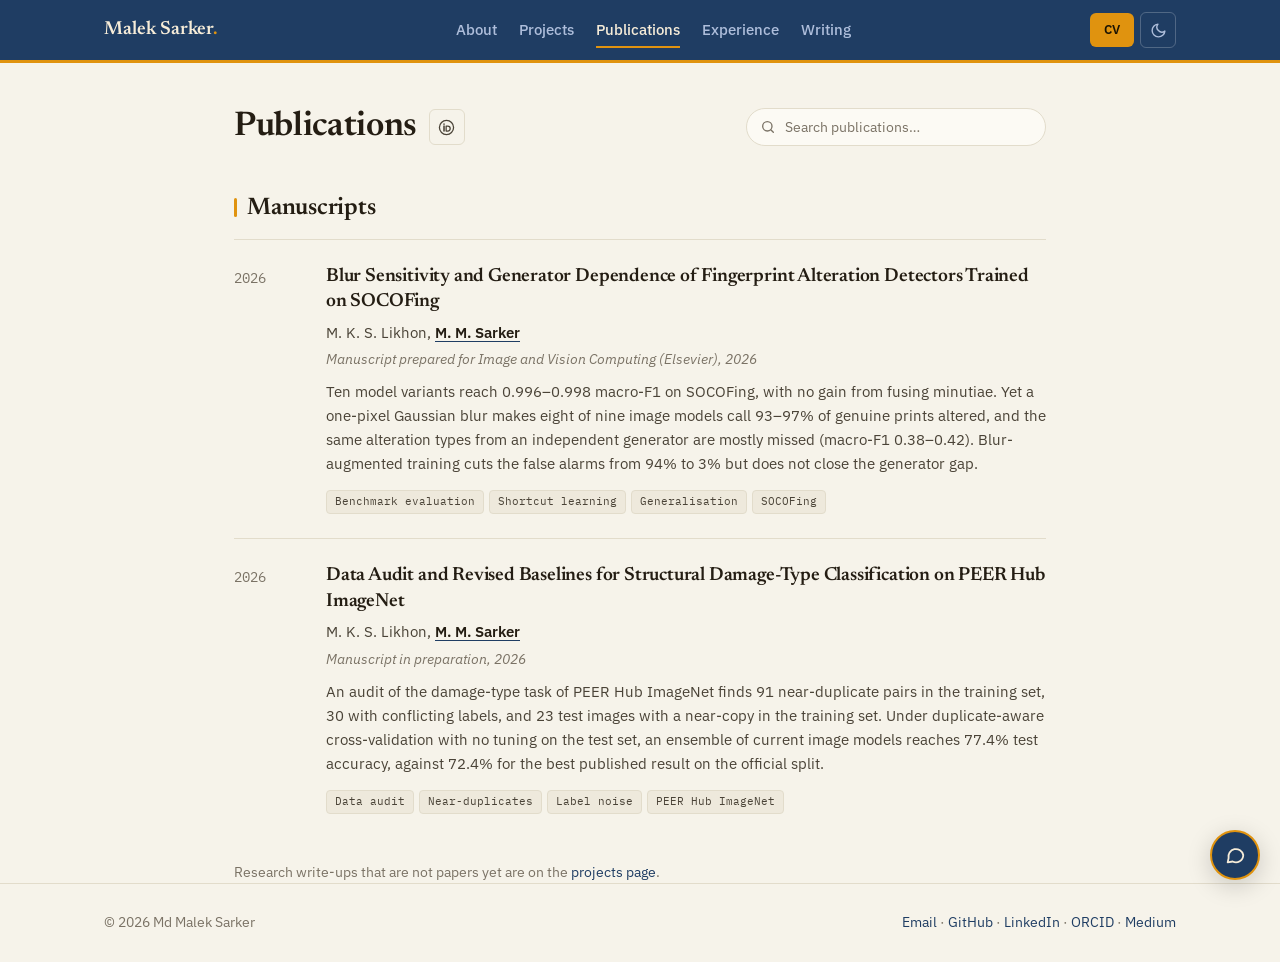
<file: publications.html>
<!DOCTYPE html>
<html lang="en" data-theme="light">
<head>
  <meta charset="UTF-8">
  <meta name="viewport" content="width=device-width, initial-scale=1.0">
  <title>Publications — Md Malek Sarker</title>
  <meta name="description" content="Manuscripts by Md Malek Sarker on blur sensitivity and generator dependence of fingerprint alteration detectors, and a data audit with revised baselines for structural damage-type classification on PEER Hub ImageNet.">
  <meta name="author" content="Md Malek Sarker">
  <meta name="theme-color" content="#1f3d63">
  <script>(function(){var t;try{t=localStorage.getItem('theme')}catch(e){}if(!t){t=window.matchMedia&&matchMedia('(prefers-color-scheme: dark)').matches?'dark':'light'}document.documentElement.setAttribute('data-theme',t)})();</script>
  <link rel="stylesheet" href="css/style.css">
  <link rel="icon" href="data:image/svg+xml,<svg xmlns='http://www.w3.org/2000/svg' viewBox='0 0 64 64'><rect width='64' height='64' rx='10' fill='%231f3d63'/><rect y='56' width='64' height='8' fill='%23e0930f'/><text x='50%' y='50%' dominant-baseline='middle' text-anchor='middle' font-family='Georgia,serif' font-size='28' fill='%23f6ecd8'>MS</text></svg>">
</head>
<body>
  <a class="skip-link" href="#main">Skip to content</a>

  <header class="site-nav">
    <nav class="nav-inner" aria-label="Primary">
      <a class="brand" href="index.html">Malek Sarker<span>.</span></a>
      <ul class="nav-links">
        <li><a href="index.html">About</a></li>
        <li><a href="projects.html">Projects</a></li>
        <li><a href="publications.html" aria-current="page">Publications</a></li>
        <li><a href="experience.html">Experience</a></li>
        <li><a href="blog.html">Writing</a></li>
      </ul>
      <div class="nav-actions">
        <a class="btn-cv" href="assets/Md_Malek_Sarker_CV.pdf" target="_blank" rel="noopener">CV</a>
        <button class="icon-btn theme-toggle" type="button" aria-label="Switch theme" aria-pressed="false">
          <svg class="icon-moon" viewBox="0 0 24 24" fill="none" stroke="currentColor" stroke-width="2" stroke-linecap="round" stroke-linejoin="round"><path d="M21 12.8A9 9 0 1 1 11.2 3a7 7 0 0 0 9.8 9.8z"/></svg>
          <svg class="icon-sun" viewBox="0 0 24 24" fill="none" stroke="currentColor" stroke-width="2" stroke-linecap="round"><circle cx="12" cy="12" r="4"/><path d="M12 2v2M12 20v2M4.9 4.9l1.4 1.4M17.7 17.7l1.4 1.4M2 12h2M20 12h2M4.9 19.1l1.4-1.4M17.7 6.3l1.4-1.4"/></svg>
        </button>
        <button class="icon-btn menu-btn" type="button" aria-label="Open menu" aria-expanded="false" aria-controls="mobileMenu">
          <svg viewBox="0 0 24 24" fill="none" stroke="currentColor" stroke-width="2" stroke-linecap="round"><path d="M4 7h16M4 12h16M4 17h16"/></svg>
        </button>
      </div>
    </nav>
  </header>
  <div class="mobile-menu" id="mobileMenu" hidden>
    <ul>
      <li><a href="index.html">About</a></li>
      <li><a href="projects.html">Projects</a></li>
      <li><a href="publications.html" aria-current="page">Publications</a></li>
      <li><a href="experience.html">Experience</a></li>
      <li><a href="blog.html">Writing</a></li>
      <li><a href="assets/Md_Malek_Sarker_CV.pdf" target="_blank" rel="noopener">CV (PDF)</a></li>
    </ul>
  </div>

  <main id="main" class="container">
    <header class="page-header page-bar">
      <h1>Publications</h1>
      <a class="icon-btn" href="https://orcid.org/0009-0003-2751-4802" target="_blank" rel="noopener" aria-label="ORCID profile" title="ORCID"><svg viewBox="0 0 24 24" fill="none" stroke="currentColor" stroke-width="1.8"><circle cx="12" cy="12" r="10"/><path d="M8.5 10v7M8.5 7.2v.1" stroke-linecap="round" stroke-width="2.2"/><path d="M11.5 10h2.2a3.5 3.5 0 0 1 0 7h-2.2z" stroke-linejoin="round"/></svg></a>
      <div class="search-box">
        <svg viewBox="0 0 24 24" fill="none" stroke="currentColor" stroke-width="2" stroke-linecap="round" aria-hidden="true"><circle cx="11" cy="11" r="7"/><path d="m20 20-3.5-3.5"/></svg>
        <input class="search-input" type="search" placeholder="Search publications…" aria-label="Search publications" data-search-for="pubList" autocomplete="off">
      </div>
    </header>

    <div id="pubList">
    <section class="section" style="padding-top:40px" data-search-group>
      <h2 class="section-title" style="font-size:24px;margin-bottom:16px">Manuscripts</h2>

      <article class="pub reveal">
        <div class="pub-year">2026</div>
        <div>
          <h3>Blur Sensitivity and Generator Dependence of Fingerprint Alteration Detectors Trained on SOCOFing</h3>
          <p class="pub-authors">M. K. S. Likhon, <span class="me">M. M. Sarker</span></p>
          <p class="pub-venue">Manuscript prepared for Image and Vision Computing (Elsevier), 2026</p>
          <p class="pub-abstract">Ten model variants reach 0.996–0.998 macro-F1 on SOCOFing, with no gain from fusing minutiae. Yet a one-pixel Gaussian blur makes eight of nine image models call 93–97% of genuine prints altered, and the same alteration types from an independent generator are mostly missed (macro-F1 0.38–0.42). Blur-augmented training cuts the false alarms from 94% to 3% but does not close the generator gap.</p>
          <div class="stack"><span>Benchmark evaluation</span><span>Shortcut learning</span><span>Generalisation</span><span>SOCOFing</span></div>
        </div>
      </article>

      <article class="pub reveal">
        <div class="pub-year">2026</div>
        <div>
          <h3>Data Audit and Revised Baselines for Structural Damage-Type Classification on PEER Hub ImageNet</h3>
          <p class="pub-authors">M. K. S. Likhon, <span class="me">M. M. Sarker</span></p>
          <p class="pub-venue">Manuscript in preparation, 2026</p>
          <p class="pub-abstract">An audit of the damage-type task of PEER Hub ImageNet finds 91 near-duplicate pairs in the training set, 30 with conflicting labels, and 23 test images with a near-copy in the training set. Under duplicate-aware cross-validation with no tuning on the test set, an ensemble of current image models reaches 77.4% test accuracy, against 72.4% for the best published result on the official split.</p>
          <div class="stack"><span>Data audit</span><span>Near-duplicates</span><span>Label noise</span><span>PEER Hub ImageNet</span></div>
        </div>
      </article>
    </section>
    </div>
    <p class="search-empty" data-empty-for="pubList" hidden>No publications match “<span class="search-term"></span>”. <button class="chip search-clear" type="button">Clear search</button></p>

    <p class="note">Research write-ups that are not papers yet are on the <a href="projects.html">projects page</a>.</p>
  </main>

  <footer class="site-footer">
    <div class="footer-inner">
      <p>© <span id="year">2026</span> Md Malek Sarker</p>
      <p><a href="mailto:maleksarkerlimon7@gmail.com">Email</a> · <a href="https://github.com/Limon-7" target="_blank" rel="noopener">GitHub</a> · <a href="https://www.linkedin.com/in/limon7/" target="_blank" rel="noopener">LinkedIn</a> · <a href="https://orcid.org/0009-0003-2751-4802" target="_blank" rel="noopener">ORCID</a> · <a href="https://medium.com/@mslimon0007" target="_blank" rel="noopener">Medium</a></p>
    </div>
  </footer>

  <script src="js/main.js"></script>
</body>
</html>
</file>
<file: css/style.css>
/* ============================================
   Md Malek Sarker - Portfolio Stylesheet
   Navy header with a gold rule; warm paper (light) and deep navy (dark)
   ============================================ */

@import url('https://fonts.googleapis.com/css2?family=Newsreader:ital,opsz,wght@0,6..72,400;0,6..72,500;0,6..72,600;0,6..72,700;1,6..72,400;1,6..72,500&family=IBM+Plex+Sans:wght@400;500;600&family=IBM+Plex+Mono:wght@400;500&display=swap');

:root {
  --bg: #f6f3ea;
  --surface: #fcfaf4;
  --surface-2: #eee9dc;
  --text: #241d13;
  --text-2: #4a4337;
  --muted: #7a7265;
  --border: #e2dccb;
  --border-strong: #cfc7b3;
  --accent: #1f3d63;
  --accent-hover: #16304f;
  --accent-soft: rgba(31, 61, 99, 0.08);
  --on-accent: #ffffff;
  --gold: #e0930f;
  --gold-text: #8a5a06;
  --gold-soft: rgba(224, 147, 15, 0.13);
  --header-bg: #1f3d63;
  --header-text: #f6ecd8;
  --header-link: #aebedb;
  --tag-research: #8a5a06;
  --tag-research-bg: rgba(224, 147, 15, 0.13);
  --tag-project: #1f3d63;
  --tag-project-bg: rgba(31, 61, 99, 0.08);
  --shadow: 0 1px 2px rgba(40, 35, 25, 0.06), 0 6px 20px rgba(31, 61, 99, 0.07);

  --font-serif: 'Newsreader', Georgia, 'Times New Roman', serif;
  --font-sans: 'IBM Plex Sans', -apple-system, BlinkMacSystemFont, 'Segoe UI', Helvetica, Arial, sans-serif;
  --font-mono: 'IBM Plex Mono', ui-monospace, SFMono-Regular, Menlo, Consolas, monospace;

  --radius: 6px;
  --radius-lg: 10px;
  --nav-h: 63px;
  --content: 860px;
}

[data-theme="dark"] {
  --bg: #0d1420;
  --surface: #131c2b;
  --surface-2: #1a2538;
  --text: #ece8dd;
  --text-2: #b5bac6;
  --muted: #7f8899;
  --border: #223049;
  --border-strong: #33455f;
  --accent: #8fb4e8;
  --accent-hover: #b6cff3;
  --accent-soft: rgba(143, 180, 232, 0.11);
  --on-accent: #0a1220;
  --gold: #e9a52b;
  --gold-text: #edb44c;
  --gold-soft: rgba(233, 165, 43, 0.13);
  --header-bg: #14273f;
  --tag-research: #edb44c;
  --tag-research-bg: rgba(233, 165, 43, 0.13);
  --tag-project: #9dbcec;
  --tag-project-bg: rgba(143, 180, 232, 0.12);
  --shadow: 0 0 0 1px rgba(255, 255, 255, 0.02);
  color-scheme: dark;
}

*, *::before, *::after { margin: 0; padding: 0; box-sizing: border-box; }

html { scroll-behavior: smooth; scroll-padding-top: calc(var(--nav-h) + 20px); }

body {
  font-family: var(--font-sans);
  font-size: 15.5px;
  line-height: 1.6;
  background: var(--bg);
  color: var(--text);
  -webkit-font-smoothing: antialiased;
  text-rendering: optimizeLegibility;
  transition: background-color .25s ease, color .25s ease;
}

img { max-width: 100%; display: block; }

[hidden] { display: none !important; }

a { color: var(--accent); text-decoration: none; }
a:hover { color: var(--accent-hover); text-decoration: underline; text-underline-offset: 3px; }

:focus-visible { outline: 2px solid var(--accent); outline-offset: 2px; border-radius: 4px; }

::selection { background: var(--accent); color: var(--on-accent); }

.skip-link {
  position: absolute; left: 16px; top: -100px;
  background: var(--accent); color: var(--on-accent);
  padding: 8px 14px; border-radius: var(--radius); z-index: 1000;
}
.skip-link:focus { top: 12px; color: var(--on-accent); }

/* ===== NAV: navy bar with a gold rule ===== */
.site-nav {
  position: sticky; top: 0; z-index: 100;
  height: var(--nav-h);
  background: var(--header-bg);
  border-bottom: 3px solid var(--gold);
}

.nav-inner {
  max-width: 1120px; height: 100%;
  margin: 0 auto; padding: 0 24px;
  display: flex; align-items: center; justify-content: space-between; gap: 16px;
}

.brand {
  font-family: var(--font-serif);
  font-weight: 600; font-size: 19px;
  color: var(--header-text); letter-spacing: 0;
  white-space: nowrap;
}
.brand:hover { color: #ffffff; text-decoration: none; }
.brand span { color: var(--gold); }

.nav-links { display: flex; align-items: center; gap: 22px; list-style: none; }

.nav-links a {
  display: block; padding: 5px 0 4px;
  font-size: 15px; font-weight: 500;
  color: var(--header-link); border-bottom: 2px solid transparent;
}
.nav-links a:hover { color: var(--header-text); text-decoration: none; }
.nav-links a[aria-current="page"] { color: var(--header-text); border-bottom-color: var(--gold); }

.site-nav .icon-btn { color: var(--header-link); border-color: rgba(255, 255, 255, 0.22); }
.site-nav .icon-btn:hover { color: var(--header-text); border-color: rgba(255, 255, 255, 0.45); background: rgba(255, 255, 255, 0.08); }
.site-nav :focus-visible { outline-color: var(--gold); }

.nav-actions { display: flex; align-items: center; gap: 6px; }

.icon-btn {
  width: 36px; height: 36px;
  display: inline-flex; align-items: center; justify-content: center;
  background: transparent; color: var(--text-2);
  border: 1px solid var(--border); border-radius: var(--radius);
  cursor: pointer; transition: color .2s, border-color .2s, background .2s;
}
.icon-btn:hover { color: var(--text); border-color: var(--border-strong); background: var(--surface-2); }
.icon-btn svg { width: 17px; height: 17px; }

.theme-toggle .icon-sun { display: none; }
[data-theme="dark"] .theme-toggle .icon-sun { display: block; }
[data-theme="dark"] .theme-toggle .icon-moon { display: none; }

.menu-btn { display: none; }

.btn-cv {
  font-size: 13px; font-weight: 600;
  padding: 7px 14px; border-radius: var(--radius);
  background: var(--gold); color: #1c1403;
}
.btn-cv:hover { color: #1c1403; text-decoration: none; background: #f0a41f; }

/* ===== LAYOUT ===== */
.container { max-width: var(--content); margin: 0 auto; padding: 0 24px; }
.container-wide { max-width: 1120px; margin: 0 auto; padding: 0 24px; }

main { padding-bottom: 64px; }

.section { padding-top: 48px; }

.eyebrow {
  font-family: var(--font-mono);
  font-size: 12px; font-weight: 500;
  letter-spacing: .08em; text-transform: uppercase;
  color: var(--accent);
  margin-bottom: 10px;
}

h1, h2, h3, h4 { font-family: var(--font-serif); font-weight: 600; color: var(--text); line-height: 1.2; letter-spacing: -0.01em; }

.section-title { font-size: clamp(21px, 2.4vw, 25px); margin-bottom: 10px; }
.section-lead { color: var(--text-2); font-size: 15.5px; max-width: 660px; margin-bottom: 24px; }

.section-head { display: flex; align-items: flex-end; justify-content: space-between; gap: 16px; flex-wrap: wrap; margin-bottom: 24px; }
.section-head .section-title { margin-bottom: 0; }

.link-arrow { font-size: 14px; font-weight: 500; white-space: nowrap; }

.prose p { color: var(--text-2); margin-bottom: 15px; font-size: 15.5px; }
.prose p:last-child { margin-bottom: 0; }
.prose strong { color: var(--text); font-weight: 600; }

.page-header { padding-top: 44px; padding-bottom: 6px; }
.page-header h1 { font-size: clamp(27px, 3.6vw, 34px); margin-bottom: 10px; }
.page-header p { color: var(--text-2); font-size: 16px; max-width: 660px; }

.rule { height: 1px; background: var(--border); margin: 40px 0 0; border: 0; }

/* ===== HERO ===== */
.hero { padding-top: 48px; }

.hero-grid {
  display: grid;
  grid-template-columns: 1fr 240px;
  gap: 44px; align-items: center;
}

.hero h1 {
  font-size: clamp(31px, 4.4vw, 42px);
  line-height: 1.08; letter-spacing: -0.02em;
  margin-bottom: 18px;
}

.hero-tagline {
  font-family: var(--font-serif);
  font-size: clamp(17px, 1.9vw, 19px);
  line-height: 1.45; color: var(--text-2);
  margin-bottom: 22px; max-width: 620px;
}
.hero-tagline em { color: var(--text); font-style: italic; }

.hero-meta { display: flex; flex-wrap: wrap; gap: 8px 18px; color: var(--muted); font-size: 14px; margin-bottom: 26px; }
.hero-meta span { display: inline-flex; align-items: center; gap: 6px; }
.hero-meta svg { width: 15px; height: 15px; }

.status {
  display: inline-flex; align-items: center; gap: 10px;
  padding: 6px 12px; border-radius: 100px;
  background: var(--surface); border: 1px solid var(--border);
  font-size: 13px; color: var(--text-2);
  margin-bottom: 24px;
}
.status-dot { width: 8px; height: 8px; border-radius: 50%; background: #2fa56f; box-shadow: 0 0 0 3px rgba(47, 165, 111, .2); }

.hero-cta { display: flex; flex-wrap: wrap; gap: 10px; }

.btn {
  display: inline-flex; align-items: center; gap: 8px;
  padding: 10px 18px; border-radius: var(--radius);
  font-size: 14px; font-weight: 600;
  border: 1px solid transparent; transition: all .2s;
}
.btn svg { width: 16px; height: 16px; }
.btn-primary { background: var(--accent); color: var(--on-accent); }
.btn-primary:hover { background: var(--accent-hover); color: var(--on-accent); text-decoration: none; }
.btn-ghost { background: var(--surface); color: var(--text); border-color: var(--border); }
.btn-ghost:hover { border-color: var(--border-strong); color: var(--text); text-decoration: none; background: var(--surface-2); }

.hero-photo {
  width: 240px; aspect-ratio: 1;
  border-radius: 50%; overflow: hidden;
  border: 1px solid var(--border);
  background: var(--surface-2);
  box-shadow: var(--shadow);
}
.hero-photo img { width: 100%; height: 100%; object-fit: cover; object-position: 50% 22%; }

.social { display: flex; gap: 8px; margin-top: 22px; }

/* ===== RESEARCH INTERESTS ===== */
.interest-grid { display: grid; grid-template-columns: repeat(2, 1fr); gap: 16px; }

.interest {
  position: relative;
  padding: 20px; border-radius: var(--radius-lg);
  background: var(--surface); border: 1px solid var(--border);
  transition: border-color .2s, transform .2s;
}
.interest:hover { border-color: var(--border-strong); }

.interest-num { font-family: var(--font-mono); font-size: 12px; color: var(--muted); margin-bottom: 14px; display: block; }
.interest h3 { font-size: 18px; margin-bottom: 7px; }
.interest p { color: var(--text-2); font-size: 15px; margin-bottom: 14px; }

.interest-q {
  font-family: var(--font-serif); font-style: italic;
  color: var(--text); font-size: 15.5px; line-height: 1.5;
  padding-left: 12px; border-left: 2px solid var(--accent);
  margin-bottom: 16px;
}

.interest-evidence { font-size: 13px; color: var(--muted); }
.interest-evidence a { font-weight: 500; }

/* ===== ABOUT ===== */
.about-grid { display: grid; grid-template-columns: 1fr 250px; gap: 36px; align-items: start; }

.facts {
  background: var(--surface); border: 1px solid var(--border);
  border-radius: var(--radius-lg); padding: 20px;
  position: sticky; top: calc(var(--nav-h) + 20px);
}
.facts dt { font-family: var(--font-mono); font-size: 11px; text-transform: uppercase; letter-spacing: .08em; color: var(--muted); }
.facts dd { font-size: 14px; color: var(--text); margin: 2px 0 14px; line-height: 1.45; }
.facts dd:last-child { margin-bottom: 0; }

.principles { display: grid; grid-template-columns: repeat(3, 1fr); gap: 16px; margin-top: 32px; }
.principle { padding-top: 14px; border-top: 2px solid var(--text); }
.principle h4 { font-family: var(--font-sans); font-size: 14px; font-weight: 600; margin-bottom: 6px; }
.principle p { font-size: 14px; color: var(--text-2); line-height: 1.55; }

/* ===== NEWS ===== */
.controls { display: flex; gap: 6px; flex-wrap: wrap; }

.select, .chip {
  font-family: inherit; font-size: 13px;
  padding: 6px 12px; border-radius: 100px;
  background: var(--surface); color: var(--text-2);
  border: 1px solid var(--border); cursor: pointer;
  transition: all .2s;
}
.chip:hover { border-color: var(--border-strong); color: var(--text); }
.chip[aria-pressed="true"] { background: var(--text); color: var(--bg); border-color: var(--text); }

.news-list { list-style: none; border-top: 1px solid var(--border); }
.news-item { display: grid; grid-template-columns: 76px 72px 1fr; gap: 14px; align-items: baseline; padding: 12px 0; border-bottom: 1px solid var(--border); }
.news-date { font-family: var(--font-mono); font-size: 13px; color: var(--muted); }
.news-item .tag { margin: 0; text-align: center; }
.news-text { color: var(--text-2); font-size: 15px; line-height: 1.55; }

/* Research areas list */
.area-list { list-style: none; display: flex; flex-wrap: wrap; gap: 8px; margin: 18px 0 22px; }
.area-list li {
  font-size: 14px; font-weight: 500; color: var(--text);
  padding: 7px 14px; border-radius: 100px;
  background: var(--surface); border: 1px solid var(--border);
}
.subhead { font-size: 18px; margin: 8px 0 14px; }
.interest .interest-num { margin-bottom: 10px; color: var(--accent); }
.interest .interest-q { margin-bottom: 12px; }

.tag {
  display: inline-block; vertical-align: 1px;
  font-family: var(--font-mono); font-size: 10.5px; font-weight: 500;
  text-transform: uppercase; letter-spacing: .05em;
  padding: 1px 7px; border-radius: 4px; margin-right: 8px;
  background: var(--accent-soft); color: var(--accent);
}
.tag.research { background: var(--tag-research-bg); color: var(--tag-research); }
.tag.project { background: var(--tag-project-bg); color: var(--tag-project); }

/* ===== CARDS / PROJECTS ===== */
.card-grid { display: grid; grid-template-columns: repeat(2, 1fr); gap: 16px; }

.card {
  display: flex; flex-direction: column;
  padding: 18px; border-radius: var(--radius-lg);
  background: var(--surface); border: 1px solid var(--border);
  color: inherit; transition: border-color .2s, transform .2s, box-shadow .2s;
}
a.card:hover { text-decoration: none; color: inherit; border-color: var(--border-strong); transform: translateY(-2px); box-shadow: var(--shadow); }

.card-kicker { font-family: var(--font-mono); font-size: 11.5px; color: var(--muted); text-transform: uppercase; letter-spacing: .06em; margin-bottom: 10px; }
.card h3 { font-size: 18px; margin-bottom: 7px; }
.card p { font-size: 14.5px; color: var(--text-2); line-height: 1.6; flex: 1; }

.highlight {
  margin-top: 14px; padding: 10px 12px;
  font-size: 13.5px; color: var(--text);
  background: var(--accent-soft); border-radius: var(--radius);
}
.highlight b { color: var(--accent); font-weight: 600; }

.stack { display: flex; flex-wrap: wrap; gap: 5px; margin-top: 14px; }
.stack span {
  font-family: var(--font-mono); font-size: 11px;
  padding: 2px 8px; border-radius: 4px;
  background: var(--surface-2); color: var(--text-2);
  border: 1px solid var(--border);
}

.card-links { display: flex; gap: 14px; margin-top: 16px; font-size: 13.5px; font-weight: 500; }

/* Project entries (projects page) */
.project-group { margin-top: 40px; }
.project-group > h2 { font-size: 20px; margin-bottom: 6px; }
.project-group > p { color: var(--text-2); margin-bottom: 20px; }

.project {
  display: grid; grid-template-columns: 1fr; gap: 6px;
  padding: 20px 0; border-top: 1px solid var(--border);
}
.project-top { display: flex; justify-content: space-between; align-items: baseline; gap: 12px; flex-wrap: wrap; }
.project h3 { font-size: 19px; }
.project-sub { color: var(--muted); font-size: 14px; font-family: var(--font-mono); }
.project p { color: var(--text-2); font-size: 15.5px; }
.project ul { margin: 6px 0 0 18px; color: var(--text-2); font-size: 15px; }
.project li { margin-bottom: 6px; }
.project li::marker { color: var(--accent); }

.badge {
  font-family: var(--font-mono); font-size: 11px; font-weight: 500;
  padding: 3px 9px; border-radius: 100px;
  border: 1px solid var(--border); color: var(--text-2);
  white-space: nowrap;
}
.badge.prod { border-color: transparent; background: var(--accent-soft); color: var(--accent); }

.filter-bar { display: flex; gap: 6px; flex-wrap: wrap; margin-top: 28px; }

/* Search (projects, publications) */
.search-box { position: relative; max-width: 420px; margin-top: 28px; }
.search-box svg {
  position: absolute; left: 14px; top: 50%; transform: translateY(-50%);
  width: 16px; height: 16px; color: var(--muted); pointer-events: none;
}
.search-input {
  width: 100%; font-family: inherit; font-size: 14px;
  padding: 9px 14px 9px 38px; border-radius: 100px;
  background: var(--surface); color: var(--text);
  border: 1px solid var(--border); transition: border-color .2s, box-shadow .2s;
}
.search-input::placeholder { color: var(--muted); }
.search-input:hover { border-color: var(--border-strong); }
.search-input:focus { outline: none; border-color: var(--accent); box-shadow: 0 0 0 3px var(--accent-soft); }
/* Title, profile link and search on one line (projects, publications) */
.page-bar { display: flex; align-items: center; gap: 12px; flex-wrap: wrap; }
.page-bar h1 { margin: 0; }
.page-bar .icon-btn { margin-right: auto; }
.page-bar .search-box { margin-top: 0; flex: 0 1 300px; }
@media (max-width: 520px) { .page-bar .search-box { flex-basis: 100%; } }
.search-empty { display: flex; align-items: center; gap: 12px; flex-wrap: wrap; margin-top: 32px; color: var(--text-2); }

/* ===== PUBLICATIONS ===== */
.pub { padding: 24px 0; border-top: 1px solid var(--border); display: grid; grid-template-columns: 72px 1fr; gap: 20px; }
.pub-year { font-family: var(--font-mono); font-size: 14px; color: var(--muted); padding-top: 3px; }
.pub h3 { font-size: 19px; margin-bottom: 6px; line-height: 1.35; }
.pub-authors { font-size: 14.5px; color: var(--text-2); margin-bottom: 4px; }
.pub-authors .me { color: var(--text); font-weight: 600; text-decoration: underline; text-decoration-color: var(--accent); text-underline-offset: 3px; }
.pub-venue { font-size: 14px; color: var(--muted); font-style: italic; margin-bottom: 10px; }
.pub-abstract { font-size: 15px; color: var(--text-2); margin-bottom: 10px; }
.note { font-size: 13.5px; color: var(--muted); margin-top: 24px; }

/* ===== WRITING ===== */
.post { display: block; padding: 24px 0; border-top: 1px solid var(--border); color: inherit; }
.post-meta { display: flex; gap: 10px; align-items: center; margin-bottom: 8px; font-size: 13px; color: var(--muted); flex-wrap: wrap; }
.post h3 { font-size: 21px; margin-bottom: 8px; }
.post p { color: var(--text-2); font-size: 15.5px; }

/* ===== EXPERIENCE / TIMELINE ===== */
.timeline { list-style: none; position: relative; margin-top: 12px; }
.timeline::before { content: ''; position: absolute; left: 5px; top: 10px; bottom: 10px; width: 1px; background: var(--border-strong); }

.tl-item { position: relative; padding: 0 0 30px 32px; }
.tl-item:last-child { padding-bottom: 0; }
.tl-item::before {
  content: ''; position: absolute; left: 0; top: 8px;
  width: 11px; height: 11px; border-radius: 2px;
  background: var(--bg); border: 2px solid var(--gold);
}
.tl-head { display: flex; justify-content: space-between; align-items: baseline; gap: 12px; flex-wrap: wrap; }
.tl-head h3 { font-size: 22px; }
.tl-date { font-family: var(--font-mono); font-size: 13px; color: var(--muted); }
.tl-org { color: var(--text-2); font-weight: 500; margin-bottom: 12px; }

.subsystem { margin-top: 18px; }
.subsystem h4 { font-family: var(--font-sans); font-size: 15px; font-weight: 600; margin-bottom: 6px; }
.subsystem ul, .plain-list { margin-left: 18px; color: var(--text-2); font-size: 15px; }
.subsystem li, .plain-list li { margin-bottom: 6px; }
.subsystem li::marker, .plain-list li::marker { color: var(--accent); }

.skills { display: grid; grid-template-columns: repeat(2, 1fr); gap: 20px 32px; }
.skill-cat h4 { font-family: var(--font-mono); font-size: 12px; font-weight: 500; text-transform: uppercase; letter-spacing: .07em; color: var(--muted); margin-bottom: 8px; }
.skill-cat .stack { margin-top: 0; }
.skill-cat .stack span { font-size: 12px; padding: 3px 9px; }

.two-col { display: grid; grid-template-columns: 1fr 1fr; gap: 32px; }
.mini h3 { font-size: 20px; margin-bottom: 12px; }

/* ===== CONTACT ===== */
.contact {
  margin-top: 52px; padding: 28px;
  border-radius: var(--radius-lg);
  background: var(--surface); border: 1px solid var(--border);
  display: grid; grid-template-columns: 1fr auto; gap: 24px; align-items: center;
}
.contact h2 { font-size: 28px; margin-bottom: 8px; }
.contact p { color: var(--text-2); max-width: 520px; }

/* ===== FOOTER ===== */
.site-footer { border-top: 1px solid var(--border); padding: 28px 0; }
.visit-count { color: var(--muted); }
.visit-count b { font-family: var(--font-mono); font-weight: 500; color: var(--text-2); }
.footer-inner {
  max-width: 1120px; margin: 0 auto; padding: 0 24px;
  display: flex; justify-content: space-between; align-items: center; gap: 16px; flex-wrap: wrap;
  font-size: 13.5px; color: var(--muted);
}
.footer-inner .social { margin-top: 0; }

/* ===== REVEAL ===== */
@media (prefers-reduced-motion: no-preference) {
  .reveal { opacity: 0; transform: translateY(10px); transition: opacity .5s ease, transform .5s ease; }
  .reveal.in { opacity: 1; transform: none; }
}

/* ===== MOBILE MENU ===== */
.mobile-menu {
  position: fixed; top: calc(var(--nav-h) + 3px); left: 0; right: 0;
  background: var(--bg); border-bottom: 1px solid var(--border);
  padding: 12px 24px 20px; z-index: 99;
}
.mobile-menu[hidden] { display: none; }
.mobile-menu ul { list-style: none; }
.mobile-menu a { display: block; padding: 10px 0; font-size: 16px; color: var(--text); border-bottom: 1px solid var(--border); }
.mobile-menu a[aria-current="page"] { color: var(--accent); }

/* ===== HOME: PROFILE ON THE LEFT, CONTENT ON THE RIGHT ===== */
.home-layout {
  max-width: 1120px; margin: 0 auto; padding: 0 24px 64px;
  display: grid; grid-template-columns: 260px minmax(0, 1fr); gap: 56px;
}

.profile {
  position: sticky; top: calc(var(--nav-h) + 3px); align-self: start;
  padding: 36px 0 24px;
  max-height: calc(100vh - var(--nav-h)); overflow-y: auto; scrollbar-width: none;
}
.profile::-webkit-scrollbar { display: none; }

.profile-photo {
  width: 196px; aspect-ratio: 4 / 5; border-radius: 10px; overflow: hidden;
  border: 1px solid var(--border-strong); background: var(--surface-2); box-shadow: var(--shadow);
  margin-bottom: 22px;
}
.profile-photo img { width: 100%; height: 100%; object-fit: cover; object-position: 50% 20%; }

.profile h1 { font-size: 33px; line-height: 1.1; letter-spacing: -0.01em; margin-bottom: 10px; }
.profile-tagline { font-family: var(--font-serif); font-size: 18px; line-height: 1.45; color: var(--text-2); margin-bottom: 16px; }
.profile-tagline em { color: var(--text); }
.profile .status { margin-bottom: 16px; }
.profile-meta { list-style: none; display: grid; gap: 6px; color: var(--muted); font-size: 14px; margin-bottom: 20px; }
.profile-meta li { display: flex; align-items: center; gap: 8px; }
.profile-meta svg { width: 15px; height: 15px; flex-shrink: 0; }
.profile .social { flex-wrap: wrap; margin-top: 18px; }

.home-content { padding-top: 36px; min-width: 0; }
.home-content .section { padding-top: 40px; }
.home-content .section:first-child { padding-top: 0; }
.home-content .section-title { font-size: 26px; margin-bottom: 16px; }
.home-content .section-head { margin-bottom: 20px; }
.home-content .area-list { margin: 0 0 16px; }
.home-content .contact { margin-top: 48px; }
.research-note { color: var(--text-2); font-size: 16px; }
.research-note em { color: var(--text); }

@media (max-width: 1040px) {
  .home-layout { grid-template-columns: 230px minmax(0, 1fr); gap: 40px; }
  .home-content .card-grid { grid-template-columns: 1fr; }
}

@media (max-width: 860px) {
  .home-layout { grid-template-columns: 1fr; gap: 0; }
  .profile { position: static; max-height: none; overflow: visible; padding: 32px 0 0; }
  .profile-photo { width: 132px; }
  .home-content { padding-top: 36px; }
}

@media (max-height: 700px) and (min-width: 861px) {
  .profile { position: static; max-height: none; }
}

/* ===== RESPONSIVE ===== */
@media (max-width: 860px) {
  .nav-links, .nav-actions .btn-cv { display: none; }
  .menu-btn { display: inline-flex; }

  .hero { padding-top: 32px; }
  .hero-grid { grid-template-columns: 1fr; gap: 28px; }
  .hero-photo { width: 132px; order: -1; }

  .interest-grid, .card-grid, .skills, .two-col { grid-template-columns: 1fr; }
  .about-grid { grid-template-columns: 1fr; gap: 28px; }
  .facts { position: static; }
  .principles { grid-template-columns: 1fr; }
  .contact { grid-template-columns: 1fr; padding: 26px; }
  .section { padding-top: 40px; }
}

@media (max-width: 520px) {
  .container, .container-wide, .nav-inner, .footer-inner { padding-left: 16px; padding-right: 16px; }
  .news-item { grid-template-columns: auto auto 1fr; gap: 4px 10px; }
  .news-item .news-text { grid-column: 1 / -1; }
  .pub { grid-template-columns: 1fr; gap: 4px; }
  .prose p { font-size: 16px; }
}

/* ===== ADDITIONS ===== */
.section-title { position: relative; padding-left: 13px; }
.section-title::before { content: ''; position: absolute; left: 0; top: .18em; bottom: .22em; width: 3px; background: var(--gold); border-radius: 2px; }
.research-note { padding-left: 14px; border-left: 3px solid var(--gold); font-family: var(--font-serif); font-size: 17.5px; line-height: 1.5; }
.badge.wip { border-color: transparent; background: var(--gold-soft); color: var(--gold-text); }
.card { border-top: 3px solid var(--accent); }
.table-wrap { overflow-x: auto; }
.results { width: 100%; border-collapse: collapse; margin: 10px 0 4px; font-size: 14px; }
.results th, .results td { padding: 6px 10px; text-align: right; border-bottom: 1px solid var(--border); font-variant-numeric: tabular-nums; white-space: nowrap; }
.results th:first-child, .results td:first-child { text-align: left; }
.results th { font-family: var(--font-mono); font-size: 11px; font-weight: 500; text-transform: uppercase; letter-spacing: .05em; color: var(--muted); }
.results td { color: var(--text-2); }
.results tr.best td { color: var(--text); font-weight: 600; }
.caveat { font-size: 13.5px; color: var(--muted); }

/* ===== CHAT (FAQ assistant) ===== */
.chat-widget { position: fixed; right: 20px; bottom: 20px; z-index: 200; }

.chat-toggle {
  width: 50px; height: 50px; border-radius: 50%;
  background: var(--header-bg); color: var(--header-text);
  border: 2px solid var(--gold); cursor: pointer;
  display: flex; align-items: center; justify-content: center;
  box-shadow: 0 6px 24px rgba(0, 0, 0, .18);
  transition: transform .2s;
}
.chat-toggle:hover { transform: scale(1.06); }
.chat-toggle svg { width: 22px; height: 22px; }

.chat-panel {
  position: absolute; right: 0; bottom: 62px;
  width: 340px; height: 460px; max-height: calc(100vh - 110px);
  background: var(--surface); border: 1px solid var(--border);
  border-radius: var(--radius-lg);
  box-shadow: 0 24px 60px rgba(0, 0, 0, .18);
  display: flex; flex-direction: column; overflow: hidden;
}
.chat-panel[hidden] { display: none; }

.chat-header { padding: 13px 15px; border-bottom: 1px solid var(--border); display: flex; justify-content: space-between; align-items: start; gap: 8px; }
.chat-header h4 { font-family: var(--font-sans); font-size: 13.5px; font-weight: 600; }
.chat-header p { font-size: 11.5px; color: var(--muted); }
.chat-close { background: none; border: none; color: var(--muted); cursor: pointer; font-size: 20px; line-height: 1; }
.chat-avatar { width: 32px; height: 32px; border-radius: 50%; object-fit: cover; object-position: 50% 12%; flex-shrink: 0; }
.chat-id { display: flex; gap: 10px; align-items: center; }

.chat-messages { flex: 1; overflow-y: auto; padding: 14px; display: flex; flex-direction: column; gap: 8px; }

.msg { max-width: 88%; padding: 9px 12px; border-radius: 12px; font-size: 13px; line-height: 1.5; white-space: pre-line; }
.msg.bot { background: var(--surface-2); color: var(--text-2); align-self: flex-start; border-bottom-left-radius: 4px; }
.msg.user { background: var(--accent); color: var(--on-accent); align-self: flex-end; border-bottom-right-radius: 4px; }

.msg.typing { display: inline-flex; gap: 4px; padding: 12px 14px; }
.msg.typing span { width: 6px; height: 6px; border-radius: 50%; background: var(--muted); animation: blink 1.2s infinite ease-in-out; }
.msg.typing span:nth-child(2) { animation-delay: .15s; }
.msg.typing span:nth-child(3) { animation-delay: .3s; }
@keyframes blink { 0%, 80%, 100% { opacity: .25; } 40% { opacity: 1; } }

.quick { display: flex; flex-wrap: wrap; gap: 5px; padding: 0 14px 10px; }
.quick button {
  font-family: inherit; font-size: 11.5px;
  padding: 4px 10px; border-radius: 100px;
  background: transparent; color: var(--text-2);
  border: 1px solid var(--border); cursor: pointer;
}
.quick button:hover { border-color: var(--accent); color: var(--accent); }

.chat-form { display: flex; gap: 6px; padding: 10px 14px; border-top: 1px solid var(--border); }
.chat-form input {
  flex: 1; font: inherit; font-size: 13px;
  padding: 8px 12px; border-radius: 100px;
  background: var(--bg); color: var(--text);
  border: 1px solid var(--border); outline: none;
}
.chat-form input:focus { border-color: var(--accent); }
.chat-form button {
  width: 36px; height: 36px; border-radius: 50%;
  background: var(--accent); color: var(--on-accent);
  border: none; cursor: pointer; display: flex; align-items: center; justify-content: center;
}
.chat-form button svg { width: 16px; height: 16px; }

.msg a { color: inherit; text-decoration: underline; text-underline-offset: 2px; word-break: break-word; }
.chat-reset { background: none; border: none; color: var(--muted); cursor: pointer; font-size: 16px; line-height: 1; padding: 2px 4px; }
.chat-reset:hover, .chat-close:hover { color: var(--text); }
.chat-actions { display: flex; gap: 2px; align-items: center; }

@media (max-width: 520px) {
  .chat-widget { right: 14px; bottom: 14px; }
  .chat-panel { width: calc(100vw - 28px); }
}

/* ===== WRITING ===== */
.post .card-links { margin-top: 12px; }
</file>
